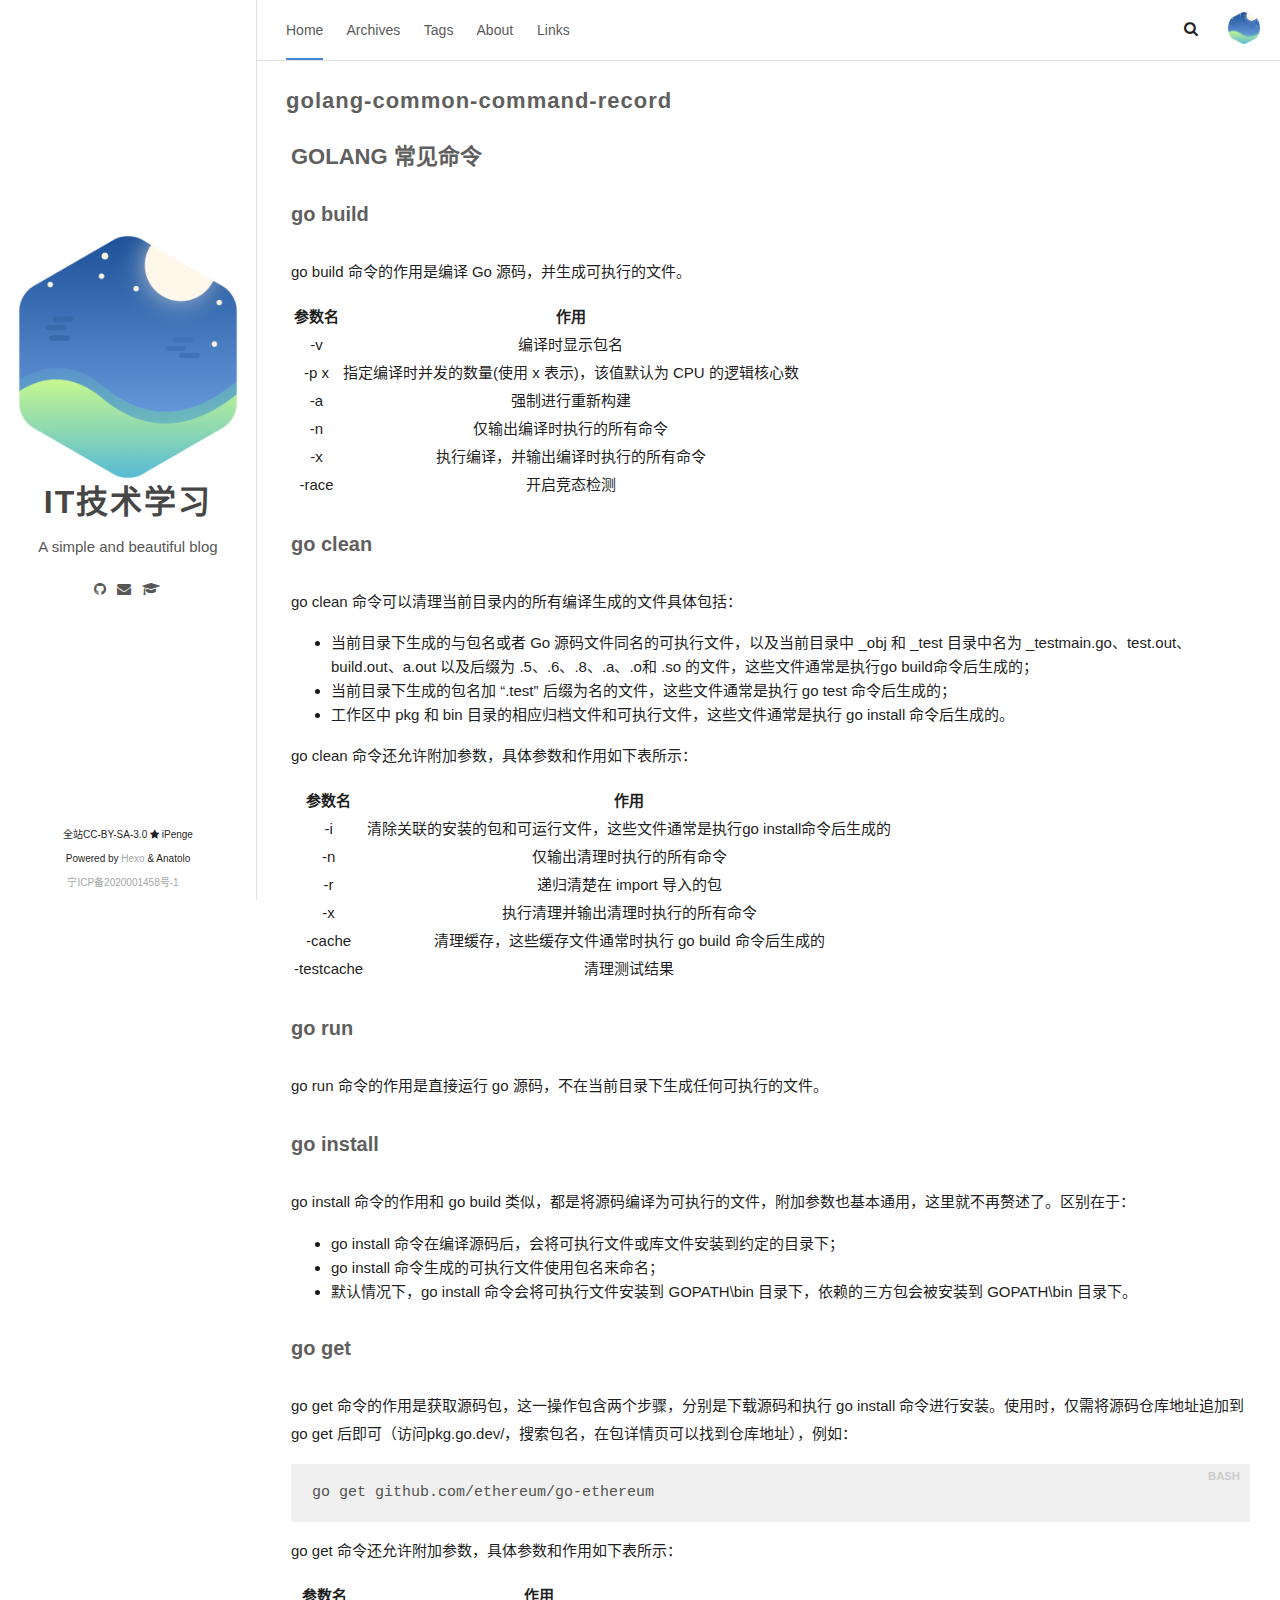
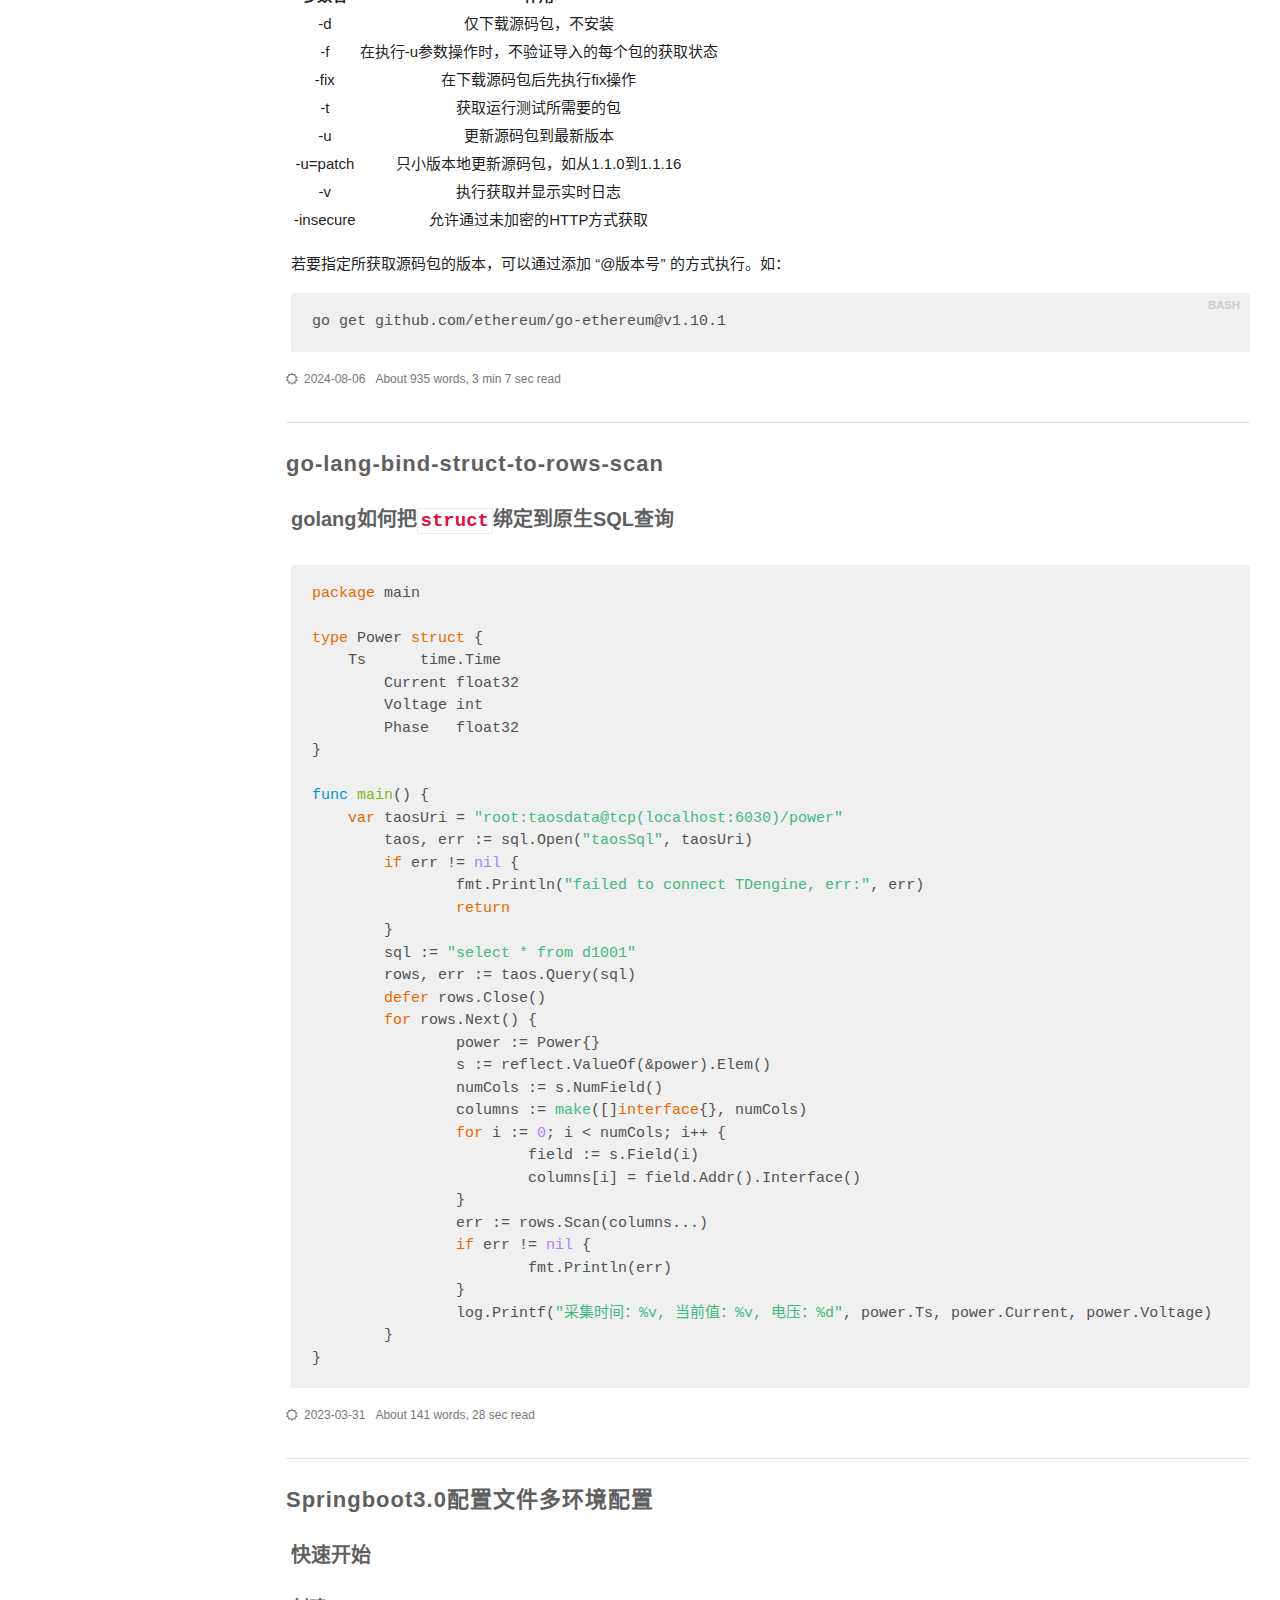
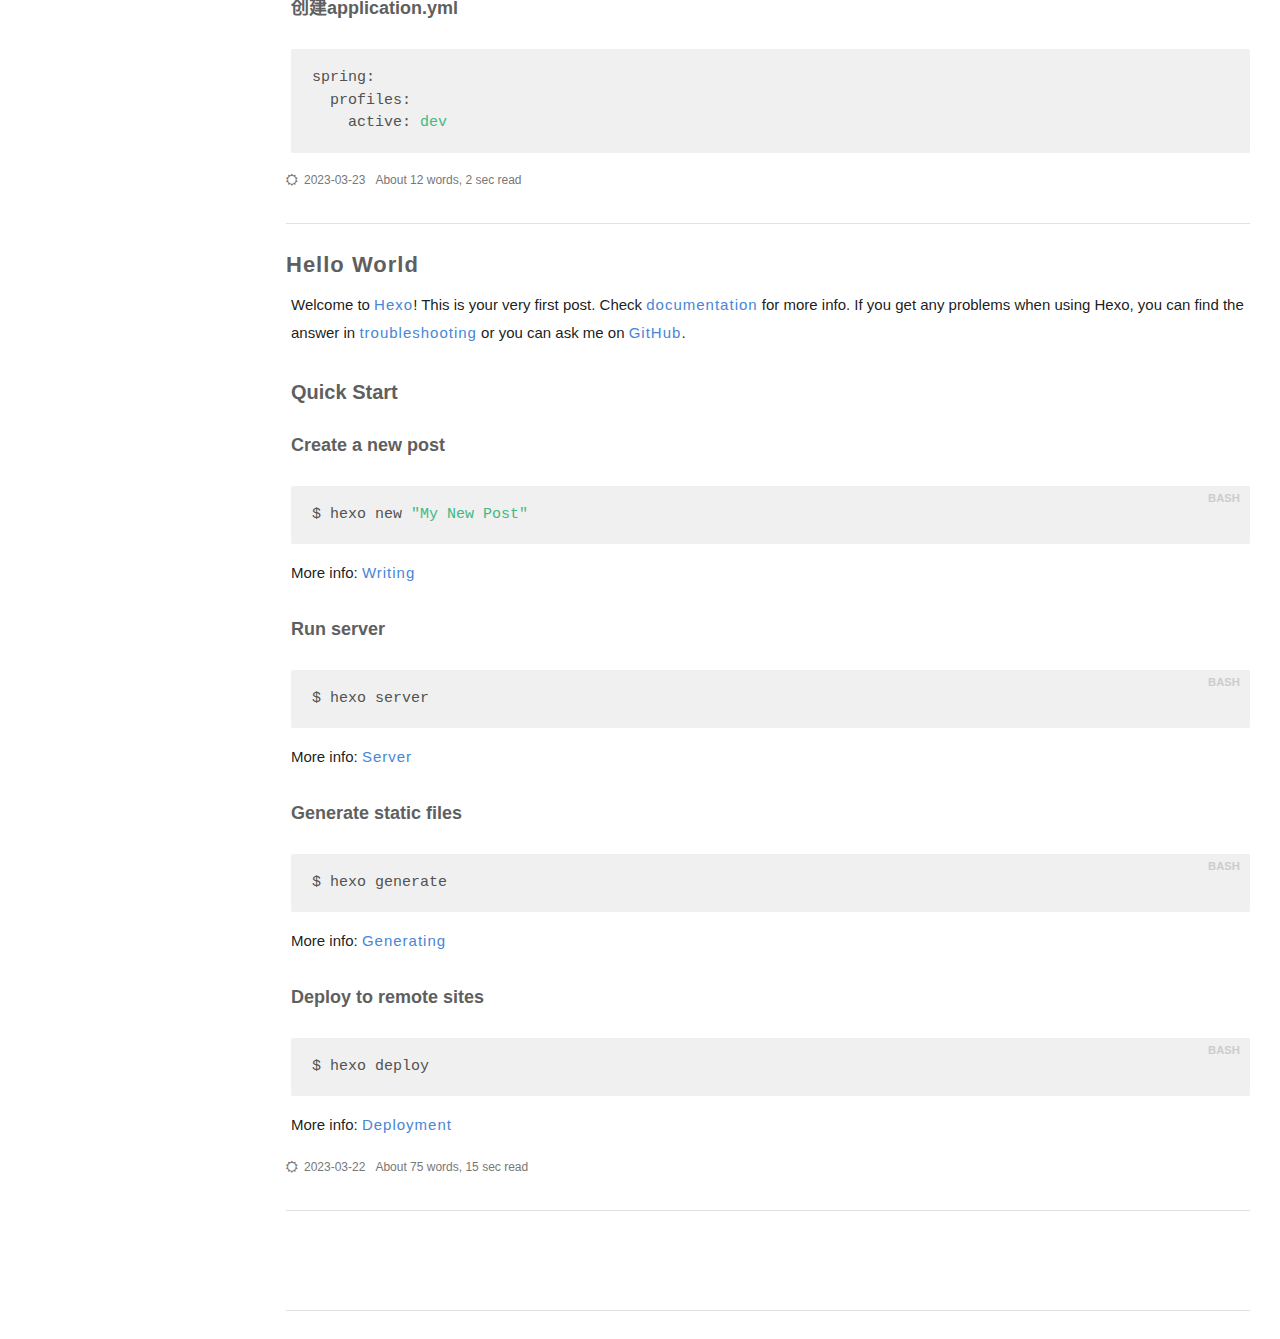
<file: index.html>
<!DOCTYPE html><html lang="zh-CN"><head><meta charset="utf-8"><meta name="X-UA-Compatible" content="IE=edge"><meta name="author" content="iPenge"><title>IT技术学习</title><meta name="description" content="A simple and beautiful blog"><meta name="keywords" content="Blog,博客,Hexo"><meta content="width=device-width, initial-scale=1.0, maximum-scale=1.0, user-scalable=0" name="viewport"><meta content="yes" name="apple-mobile-web-app-capable"><meta content="black" name="apple-mobile-web-app-status-bar-style"><meta content="telephone=no" name="format-detection"><meta name="renderer" content="webkit"><link rel="shortcut icon" type="image/x-icon" href="/images/favicon.webp"><link rel="stylesheet" href="/css/style.css"><link rel="stylesheet" href="/css/blog_basic.css"><link rel="stylesheet" href="/css/font-awesome.min.css"><link rel="stylesheet" href="/css/insight.css"><link rel="stylesheet" href="/css/search.css"><link rel="alternate" type="application/atom+xml" title="ATOM 1.0" href="/atom.xml"><script src="/js/jquery.js"></script><meta name="generator" content="Hexo 6.3.0"></head><body><div class="page-top animated fadeInDown"><div class="nav"><li> <a class="current" href="/">Home</a></li><li> <a href="/archives">Archives</a></li><li> <a href="/tags">Tags</a></li><li> <a href="/about">About</a></li><li> <a href="/links">Links</a></li></div><div class="information"><div class="nav_right_btn"><li><a class="fa fa-chevron-left" onclick="window.history.go(-1)" style="display:none;"> </a></li><li><a class="fa fa-search" onclick="openWindow();"></a></li></div><div class="avatar"><img src="/images/logo.webp"></div></div></div><div class="sidebar animated fadeInDown"><div class="sidebar-top"><div class="logo-title"><div class="title"><img src="/images/logo@2x.webp" style="width:220px;" alt="favicon"><h3 title=""><a href="/">IT技术学习</a></h3><div class="description"><p>A simple and beautiful blog</p></div></div><ul class="social-links"><li><a target="_blank" rel="noopener" href="https://github.com/Lhcfl"><i class="fa fa-github"></i></a></li><li><a href="mailto:yourname@example.com"><i class="fa fa-envelope"></i></a></li><li><a target="_blank" rel="noopener" href="https://zhihu.com/people/jin-xin-4-68"><i class="fa fa-mortar-board"></i></a></li></ul></div></div><div class="footer"><div class="p"> <span> 全站CC-BY-SA-3.0 </span><i class="fa fa-star"></i><span> iPenge</span></div><div class="by_farbox"><span>Powered by </span><a href="https://hexo.io/zh-cn/" target="_blank">Hexo </a><span> & </span><span>Anatolo </span></div><div class="beian"><a href="http://beian.miit.gov.cn/" target="_blank">宁ICP备2020001458号-1</a><span style="height:10px;margin-left: 10px;"></span></div></div></div><div class="main"><div class="autopagerize_page_element"><div class="content"><div class="post animated fadeInDown"><div class="post-title"><h3><a href="/2024/08/06/golang-common-command-record/">golang-common-command-record</a></h3></div><div class="post-content"><div class="card"><p><h1 id="GOLANG-常见命令"><a href="#GOLANG-常见命令" class="headerlink" title="GOLANG 常见命令"></a>GOLANG 常见命令</h1><h2 id="go-build"><a href="#go-build" class="headerlink" title="go build"></a>go build</h2><p>go build 命令的作用是编译 Go 源码，并生成可执行的文件。</p>
<table>
<thead>
<tr>
<th align="center">参数名</th>
<th align="center">作用</th>
</tr>
</thead>
<tbody><tr>
<td align="center">-v</td>
<td align="center">编译时显示包名</td>
</tr>
<tr>
<td align="center">-p x</td>
<td align="center">指定编译时并发的数量(使用 x 表示)，该值默认为 CPU 的逻辑核心数</td>
</tr>
<tr>
<td align="center">-a</td>
<td align="center">强制进行重新构建</td>
</tr>
<tr>
<td align="center">-n</td>
<td align="center">仅输出编译时执行的所有命令</td>
</tr>
<tr>
<td align="center">-x</td>
<td align="center">执行编译，并输出编译时执行的所有命令</td>
</tr>
<tr>
<td align="center">-race</td>
<td align="center">开启竞态检测</td>
</tr>
</tbody></table>
<h2 id="go-clean"><a href="#go-clean" class="headerlink" title="go clean"></a>go clean</h2><p>go clean 命令可以清理当前目录内的所有编译生成的文件具体包括：</p>
<ul>
<li>当前目录下生成的与包名或者 Go 源码文件同名的可执行文件，以及当前目录中 _obj 和 _test 目录中名为 _testmain.go、test.out、build.out、a.out 以及后缀为 .5、.6、.8、.a、.o和 .so 的文件，这些文件通常是执行go build命令后生成的；</li>
<li>当前目录下生成的包名加 “.test” 后缀为名的文件，这些文件通常是执行 go test 命令后生成的；</li>
<li>工作区中 pkg 和 bin 目录的相应归档文件和可执行文件，这些文件通常是执行 go install 命令后生成的。</li>
</ul>
<p>go clean 命令还允许附加参数，具体参数和作用如下表所示：</p>
<table>
<thead>
<tr>
<th align="center">参数名</th>
<th align="center">作用</th>
</tr>
</thead>
<tbody><tr>
<td align="center">-i</td>
<td align="center">清除关联的安装的包和可运行文件，这些文件通常是执行go install命令后生成的</td>
</tr>
<tr>
<td align="center">-n</td>
<td align="center">仅输出清理时执行的所有命令</td>
</tr>
<tr>
<td align="center">-r</td>
<td align="center">递归清楚在 import 导入的包</td>
</tr>
<tr>
<td align="center">-x</td>
<td align="center">执行清理并输出清理时执行的所有命令</td>
</tr>
<tr>
<td align="center">-cache</td>
<td align="center">清理缓存，这些缓存文件通常时执行 go build 命令后生成的</td>
</tr>
<tr>
<td align="center">-testcache</td>
<td align="center">清理测试结果</td>
</tr>
</tbody></table>
<h2 id="go-run"><a href="#go-run" class="headerlink" title="go run"></a>go run</h2><p>go run 命令的作用是直接运行 go 源码，不在当前目录下生成任何可执行的文件。</p>
<h2 id="go-install"><a href="#go-install" class="headerlink" title="go install"></a>go install</h2><p>go install 命令的作用和 go build 类似，都是将源码编译为可执行的文件，附加参数也基本通用，这里就不再赘述了。区别在于：</p>
<ul>
<li>go install 命令在编译源码后，会将可执行文件或库文件安装到约定的目录下；</li>
<li>go install 命令生成的可执行文件使用包名来命名；</li>
<li>默认情况下，go install 命令会将可执行文件安装到 GOPATH\bin 目录下，依赖的三方包会被安装到 GOPATH\bin 目录下。</li>
</ul>
<h2 id="go-get"><a href="#go-get" class="headerlink" title="go get"></a>go get</h2><p>go get 命令的作用是获取源码包，这一操作包含两个步骤，分别是下载源码和执行 go install 命令进行安装。使用时，仅需将源码仓库地址追加到 go get 后即可（访问pkg.go.dev&#x2F;，搜索包名，在包详情页可以找到仓库地址），例如：</p>
<figure class="highlight bash"><table><tr><td class="gutter"><pre><span class="line">1</span><br></pre></td><td class="code"><pre><span class="line">go get github.com/ethereum/go-ethereum</span><br></pre></td></tr></table></figure>

<p>go get 命令还允许附加参数，具体参数和作用如下表所示：</p>
<table>
<thead>
<tr>
<th align="center">参数名</th>
<th align="center">作用</th>
</tr>
</thead>
<tbody><tr>
<td align="center">-d</td>
<td align="center">仅下载源码包，不安装</td>
</tr>
<tr>
<td align="center">-f</td>
<td align="center">在执行-u参数操作时，不验证导入的每个包的获取状态</td>
</tr>
<tr>
<td align="center">-fix</td>
<td align="center">在下载源码包后先执行fix操作</td>
</tr>
<tr>
<td align="center">-t</td>
<td align="center">获取运行测试所需要的包</td>
</tr>
<tr>
<td align="center">-u</td>
<td align="center">更新源码包到最新版本</td>
</tr>
<tr>
<td align="center">-u&#x3D;patch</td>
<td align="center">只小版本地更新源码包，如从1.1.0到1.1.16</td>
</tr>
<tr>
<td align="center">-v</td>
<td align="center">执行获取并显示实时日志</td>
</tr>
<tr>
<td align="center">-insecure</td>
<td align="center">允许通过未加密的HTTP方式获取</td>
</tr>
</tbody></table>
<p>若要指定所获取源码包的版本，可以通过添加 “@版本号” 的方式执行。如：</p>
<figure class="highlight bash"><table><tr><td class="gutter"><pre><span class="line">1</span><br></pre></td><td class="code"><pre><span class="line">go get github.com/ethereum/go-ethereum@v1.10.1</span><br></pre></td></tr></table></figure></p></div></div><div class="post-footer"><div class="meta"><div class="info"><i class="fa fa-sun-o"></i><span class="date">2024-08-06</span><span class="leancloud_visitors"></span><span>About 935 words, 3 min 7 sec  read</span></div></div></div></div><div class="post animated fadeInDown"><div class="post-title"><h3><a href="/2023/03/31/go-lang-bind-struct-to-rows-scan/">go-lang-bind-struct-to-rows-scan</a></h3></div><div class="post-content"><div class="card"><p><h2 id="golang如何把struct绑定到原生SQL查询"><a href="#golang如何把struct绑定到原生SQL查询" class="headerlink" title="golang如何把struct绑定到原生SQL查询"></a>golang如何把<code>struct</code>绑定到原生SQL查询</h2><figure class="highlight golang"><table><tr><td class="gutter"><pre><span class="line">1</span><br><span class="line">2</span><br><span class="line">3</span><br><span class="line">4</span><br><span class="line">5</span><br><span class="line">6</span><br><span class="line">7</span><br><span class="line">8</span><br><span class="line">9</span><br><span class="line">10</span><br><span class="line">11</span><br><span class="line">12</span><br><span class="line">13</span><br><span class="line">14</span><br><span class="line">15</span><br><span class="line">16</span><br><span class="line">17</span><br><span class="line">18</span><br><span class="line">19</span><br><span class="line">20</span><br><span class="line">21</span><br><span class="line">22</span><br><span class="line">23</span><br><span class="line">24</span><br><span class="line">25</span><br><span class="line">26</span><br><span class="line">27</span><br><span class="line">28</span><br><span class="line">29</span><br><span class="line">30</span><br><span class="line">31</span><br><span class="line">32</span><br><span class="line">33</span><br><span class="line">34</span><br><span class="line">35</span><br></pre></td><td class="code"><pre><span class="line"><span class="keyword">package</span> main</span><br><span class="line"></span><br><span class="line"><span class="keyword">type</span> Power <span class="keyword">struct</span> &#123;</span><br><span class="line">    Ts      time.Time</span><br><span class="line">	Current <span class="type">float32</span></span><br><span class="line">	Voltage <span class="type">int</span></span><br><span class="line">	Phase   <span class="type">float32</span></span><br><span class="line">&#125;</span><br><span class="line"></span><br><span class="line"><span class="function"><span class="keyword">func</span> <span class="title">main</span><span class="params">()</span></span> &#123;</span><br><span class="line">    <span class="keyword">var</span> taosUri = <span class="string">&quot;root:taosdata@tcp(localhost:6030)/power&quot;</span></span><br><span class="line">	taos, err := sql.Open(<span class="string">&quot;taosSql&quot;</span>, taosUri)</span><br><span class="line">	<span class="keyword">if</span> err != <span class="literal">nil</span> &#123;</span><br><span class="line">		fmt.Println(<span class="string">&quot;failed to connect TDengine, err:&quot;</span>, err)</span><br><span class="line">		<span class="keyword">return</span></span><br><span class="line">	&#125;</span><br><span class="line">	sql := <span class="string">&quot;select * from d1001&quot;</span></span><br><span class="line">	rows, err := taos.Query(sql)</span><br><span class="line">	<span class="keyword">defer</span> rows.Close()</span><br><span class="line">	<span class="keyword">for</span> rows.Next() &#123;</span><br><span class="line">		power := Power&#123;&#125;</span><br><span class="line">		s := reflect.ValueOf(&amp;power).Elem()</span><br><span class="line">		numCols := s.NumField()</span><br><span class="line">		columns := <span class="built_in">make</span>([]<span class="keyword">interface</span>&#123;&#125;, numCols)</span><br><span class="line">		<span class="keyword">for</span> i := <span class="number">0</span>; i &lt; numCols; i++ &#123;</span><br><span class="line">			field := s.Field(i)</span><br><span class="line">			columns[i] = field.Addr().Interface()</span><br><span class="line">		&#125;</span><br><span class="line">		err := rows.Scan(columns...)</span><br><span class="line">		<span class="keyword">if</span> err != <span class="literal">nil</span> &#123;</span><br><span class="line">			fmt.Println(err)</span><br><span class="line">		&#125;</span><br><span class="line">		log.Printf(<span class="string">&quot;采集时间：%v, 当前值：%v, 电压：%d&quot;</span>, power.Ts, power.Current, power.Voltage)</span><br><span class="line">	&#125;</span><br><span class="line">&#125;</span><br></pre></td></tr></table></figure></p></div></div><div class="post-footer"><div class="meta"><div class="info"><i class="fa fa-sun-o"></i><span class="date">2023-03-31</span><span class="leancloud_visitors"></span><span>About 141 words, 28 sec  read</span></div></div></div></div><div class="post animated fadeInDown"><div class="post-title"><h3><a href="/2023/03/23/Springboot3-0%E9%85%8D%E7%BD%AE%E6%96%87%E4%BB%B6%E5%A4%9A%E7%8E%AF%E5%A2%83%E9%85%8D%E7%BD%AE/">Springboot3.0配置文件多环境配置</a></h3></div><div class="post-content"><div class="card"><p><h2 id="快速开始"><a href="#快速开始" class="headerlink" title="快速开始"></a>快速开始</h2><h3 id="创建application-yml"><a href="#创建application-yml" class="headerlink" title="创建application.yml"></a>创建application.yml</h3><figure class="highlight yml"><table><tr><td class="gutter"><pre><span class="line">1</span><br><span class="line">2</span><br><span class="line">3</span><br></pre></td><td class="code"><pre><span class="line"><span class="attr">spring:</span></span><br><span class="line">  <span class="attr">profiles:</span></span><br><span class="line">    <span class="attr">active:</span> <span class="string">dev</span></span><br></pre></td></tr></table></figure></p></div></div><div class="post-footer"><div class="meta"><div class="info"><i class="fa fa-sun-o"></i><span class="date">2023-03-23</span><span class="leancloud_visitors"></span><span>About 12 words, 2 sec  read</span></div></div></div></div><div class="post animated fadeInDown"><div class="post-title"><h3><a href="/2023/03/22/hello-world/">Hello World</a></h3></div><div class="post-content"><div class="card"><p><p>Welcome to <a target="_blank" rel="noopener" href="https://hexo.io/">Hexo</a>! This is your very first post. Check <a target="_blank" rel="noopener" href="https://hexo.io/docs/">documentation</a> for more info. If you get any problems when using Hexo, you can find the answer in <a target="_blank" rel="noopener" href="https://hexo.io/docs/troubleshooting.html">troubleshooting</a> or you can ask me on <a target="_blank" rel="noopener" href="https://github.com/hexojs/hexo/issues">GitHub</a>.</p>
<h2 id="Quick-Start"><a href="#Quick-Start" class="headerlink" title="Quick Start"></a>Quick Start</h2><h3 id="Create-a-new-post"><a href="#Create-a-new-post" class="headerlink" title="Create a new post"></a>Create a new post</h3><figure class="highlight bash"><table><tr><td class="gutter"><pre><span class="line">1</span><br></pre></td><td class="code"><pre><span class="line">$ hexo new <span class="string">&quot;My New Post&quot;</span></span><br></pre></td></tr></table></figure>

<p>More info: <a target="_blank" rel="noopener" href="https://hexo.io/docs/writing.html">Writing</a></p>
<h3 id="Run-server"><a href="#Run-server" class="headerlink" title="Run server"></a>Run server</h3><figure class="highlight bash"><table><tr><td class="gutter"><pre><span class="line">1</span><br></pre></td><td class="code"><pre><span class="line">$ hexo server</span><br></pre></td></tr></table></figure>

<p>More info: <a target="_blank" rel="noopener" href="https://hexo.io/docs/server.html">Server</a></p>
<h3 id="Generate-static-files"><a href="#Generate-static-files" class="headerlink" title="Generate static files"></a>Generate static files</h3><figure class="highlight bash"><table><tr><td class="gutter"><pre><span class="line">1</span><br></pre></td><td class="code"><pre><span class="line">$ hexo generate</span><br></pre></td></tr></table></figure>

<p>More info: <a target="_blank" rel="noopener" href="https://hexo.io/docs/generating.html">Generating</a></p>
<h3 id="Deploy-to-remote-sites"><a href="#Deploy-to-remote-sites" class="headerlink" title="Deploy to remote sites"></a>Deploy to remote sites</h3><figure class="highlight bash"><table><tr><td class="gutter"><pre><span class="line">1</span><br></pre></td><td class="code"><pre><span class="line">$ hexo deploy</span><br></pre></td></tr></table></figure>

<p>More info: <a target="_blank" rel="noopener" href="https://hexo.io/docs/one-command-deployment.html">Deployment</a></p>
</p></div></div><div class="post-footer"><div class="meta"><div class="info"><i class="fa fa-sun-o"></i><span class="date">2023-03-22</span><span class="leancloud_visitors"></span><span>About 75 words, 15 sec  read</span></div></div></div></div><div class="pagination"><ul class="clearfix"></ul></div></div></div></div><script src="/js/jquery-migrate-1.2.1.min.js"></script><script src="/js/jquery.appear.js"></script><script src="/js/add-bookmark.js"></script><script>(function(window){var INSIGHT_CONFIG={TRANSLATION:{POSTS:"Posts",PAGES:"Pages",CATEGORIES:"Categories",TAGS:"Tags",UNTITLED:"(Untitled)",},CONTENT_URL:"/content.json",};window.INSIGHT_CONFIG=INSIGHT_CONFIG})(window);</script><script src="/js/insight.js" defer></script><div class="searchbox ins-search"><div class="searchbox-container ins-search-container"><div class="searchbox-input-wrapper"><input class="searchbox-input ins-search-input" type="text" placeholder="Search..."><span class="searchbox-close"><a class="fa fa-times-circle" onclick="closeWindow();"></a></span></div><div class="searchbox-result-wrapper ins-section-wrapper"><div class="ins-section-container"><p>Seraching...</p></div></div></div></div></body></html>
</file>
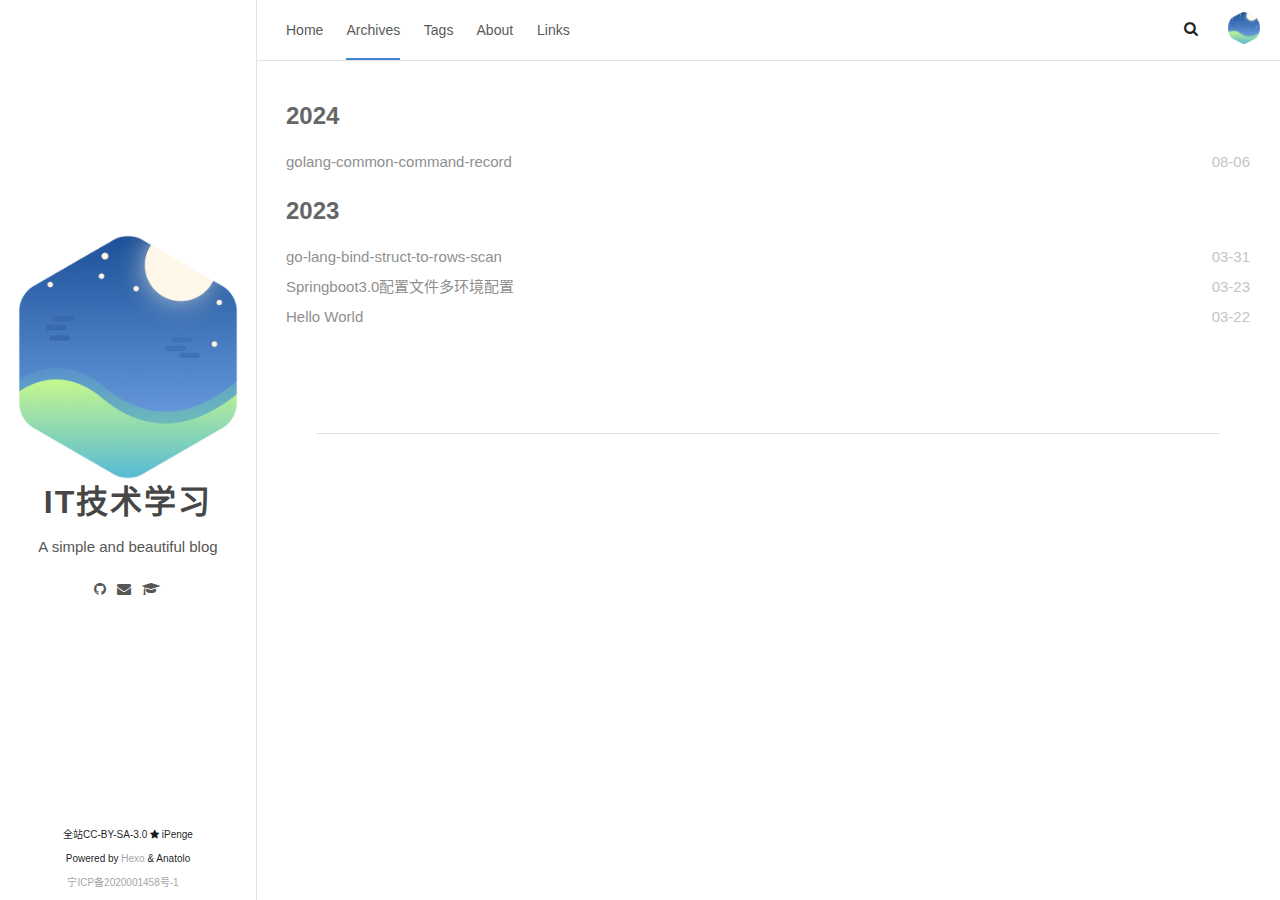
<file: archives/index.html>
<!DOCTYPE html><html lang="zh-CN"><head><meta charset="utf-8"><meta name="X-UA-Compatible" content="IE=edge"><meta name="author" content="iPenge"><title>Archives · IT技术学习</title><meta name="description" content="ArchivesPage - IT技术学习"><meta name="keywords" content="Blog,博客,Hexo"><meta content="width=device-width, initial-scale=1.0, maximum-scale=1.0, user-scalable=0" name="viewport"><meta content="yes" name="apple-mobile-web-app-capable"><meta content="black" name="apple-mobile-web-app-status-bar-style"><meta content="telephone=no" name="format-detection"><meta name="renderer" content="webkit"><link rel="shortcut icon" type="image/x-icon" href="/images/favicon.webp"><link rel="stylesheet" href="/css/style.css"><link rel="stylesheet" href="/css/blog_basic.css"><link rel="stylesheet" href="/css/font-awesome.min.css"><link rel="stylesheet" href="/css/insight.css"><link rel="stylesheet" href="/css/search.css"><link rel="alternate" type="application/atom+xml" title="ATOM 1.0" href="/atom.xml"><script src="/js/jquery.js"></script><meta name="generator" content="Hexo 6.3.0"></head><body><div class="page-top animated fadeInDown"><div class="nav"><li> <a href="/">Home</a></li><li> <a class="current" href="/archives">Archives</a></li><li> <a href="/tags">Tags</a></li><li> <a href="/about">About</a></li><li> <a href="/links">Links</a></li></div><div class="information"><div class="nav_right_btn"><li><a class="fa fa-chevron-left" onclick="window.history.go(-1)" style="display:none;"> </a></li><li><a class="fa fa-search" onclick="openWindow();"></a></li></div><div class="avatar"><img src="/images/logo.webp"></div></div></div><div class="sidebar animated fadeInDown"><div class="sidebar-top"><div class="logo-title"><div class="title"><img src="/images/logo@2x.webp" style="width:220px;" alt="favicon"><h3 title=""><a href="/">IT技术学习</a></h3><div class="description"><p>A simple and beautiful blog</p></div></div><ul class="social-links"><li><a target="_blank" rel="noopener" href="https://github.com/Lhcfl"><i class="fa fa-github"></i></a></li><li><a href="mailto:yourname@example.com"><i class="fa fa-envelope"></i></a></li><li><a target="_blank" rel="noopener" href="https://zhihu.com/people/jin-xin-4-68"><i class="fa fa-mortar-board"></i></a></li></ul></div></div><div class="footer"><div class="p"> <span> 全站CC-BY-SA-3.0 </span><i class="fa fa-star"></i><span> iPenge</span></div><div class="by_farbox"><span>Powered by </span><a href="https://hexo.io/zh-cn/" target="_blank">Hexo </a><span> & </span><span>Anatolo </span></div><div class="beian"><a href="http://beian.miit.gov.cn/" target="_blank">宁ICP备2020001458号-1</a><span style="height:10px;margin-left: 10px;"></span></div></div></div><div class="main"><div class="autopagerize_page_element"><div class="content"><div class="archive animated fadeInDown"><ul class="list-with-title"><div class="archive"><div class="listing-title">2024</div><ul class="listing"><div class="listing-item"><div class="listing-post"><a href="/2024/08/06/golang-common-command-record/" title="golang-common-command-record">golang-common-command-record</a><div class="post-time"><span class="date">08-06</span></div></div></div></ul><div class="listing-title">2023</div><ul class="listing"><div class="listing-item"><div class="listing-post"><a href="/2023/03/31/go-lang-bind-struct-to-rows-scan/" title="go-lang-bind-struct-to-rows-scan">go-lang-bind-struct-to-rows-scan</a><div class="post-time"><span class="date">03-31</span></div></div></div><div class="listing-item"><div class="listing-post"><a href="/2023/03/23/Springboot3-0%E9%85%8D%E7%BD%AE%E6%96%87%E4%BB%B6%E5%A4%9A%E7%8E%AF%E5%A2%83%E9%85%8D%E7%BD%AE/" title="Springboot3.0配置文件多环境配置">Springboot3.0配置文件多环境配置</a><div class="post-time"><span class="date">03-23</span></div></div></div><div class="listing-item"><div class="listing-post"><a href="/2023/03/22/hello-world/" title="Hello World">Hello World</a><div class="post-time"><span class="date">03-22</span></div></div></div></div><div class="pagination"><ul class="clearfix"></ul></div></ul></div></div></div></div><script src="/js/jquery-migrate-1.2.1.min.js"></script><script src="/js/jquery.appear.js"></script><script src="/js/add-bookmark.js"></script><script>(function(window){var INSIGHT_CONFIG={TRANSLATION:{POSTS:"Posts",PAGES:"Pages",CATEGORIES:"Categories",TAGS:"Tags",UNTITLED:"(Untitled)",},CONTENT_URL:"/content.json",};window.INSIGHT_CONFIG=INSIGHT_CONFIG})(window);</script><script src="/js/insight.js" defer></script><div class="searchbox ins-search"><div class="searchbox-container ins-search-container"><div class="searchbox-input-wrapper"><input class="searchbox-input ins-search-input" type="text" placeholder="Search..."><span class="searchbox-close"><a class="fa fa-times-circle" onclick="closeWindow();"></a></span></div><div class="searchbox-result-wrapper ins-section-wrapper"><div class="ins-section-container"><p>Seraching...</p></div></div></div></div></body></html>
</file>
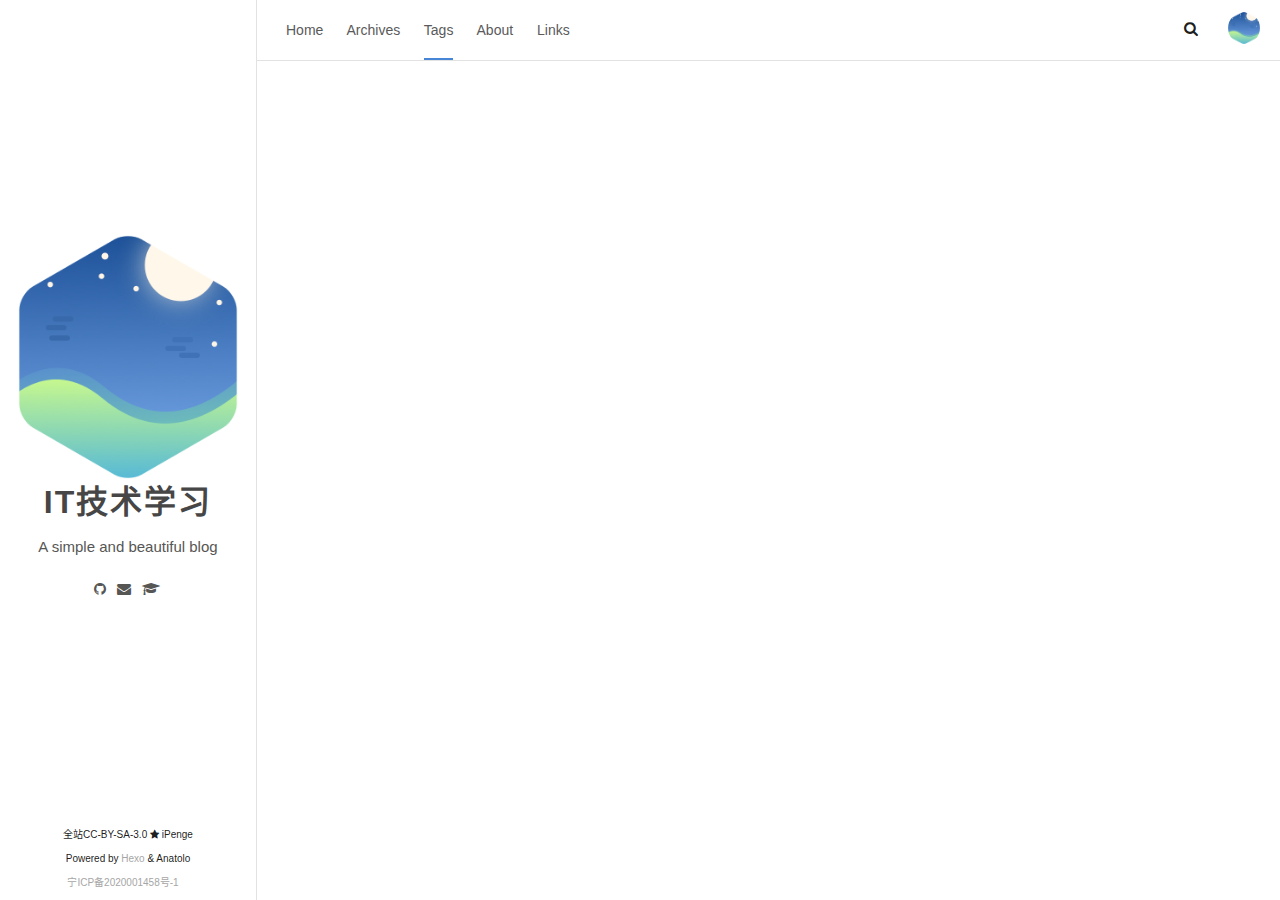
<file: tags/index.html>
<!DOCTYPE html><html lang="zh-CN"><head><meta charset="utf-8"><meta name="X-UA-Compatible" content="IE=edge"><meta name="author" content="iPenge"><title>Tags · IT技术学习</title><meta name="description" content=""><meta name="keywords" content="Blog,博客,Hexo"><meta content="width=device-width, initial-scale=1.0, maximum-scale=1.0, user-scalable=0" name="viewport"><meta content="yes" name="apple-mobile-web-app-capable"><meta content="black" name="apple-mobile-web-app-status-bar-style"><meta content="telephone=no" name="format-detection"><meta name="renderer" content="webkit"><link rel="shortcut icon" type="image/x-icon" href="/images/favicon.webp"><link rel="stylesheet" href="/css/style.css"><link rel="stylesheet" href="/css/blog_basic.css"><link rel="stylesheet" href="/css/font-awesome.min.css"><link rel="stylesheet" href="/css/insight.css"><link rel="stylesheet" href="/css/search.css"><link rel="alternate" type="application/atom+xml" title="ATOM 1.0" href="/atom.xml"><script src="/js/jquery.js"></script><meta name="generator" content="Hexo 6.3.0"></head><body><div class="page-top animated fadeInDown"><div class="nav"><li> <a href="/">Home</a></li><li> <a href="/archives">Archives</a></li><li> <a class="current" href="/tags">Tags</a></li><li> <a href="/about">About</a></li><li> <a href="/links">Links</a></li></div><div class="information"><div class="nav_right_btn"><li><a class="fa fa-chevron-left" onclick="window.history.go(-1)" style="display:none;"> </a></li><li><a class="fa fa-search" onclick="openWindow();"></a></li></div><div class="avatar"><img src="/images/logo.webp"></div></div></div><div class="sidebar animated fadeInDown"><div class="sidebar-top"><div class="logo-title"><div class="title"><img src="/images/logo@2x.webp" style="width:220px;" alt="favicon"><h3 title=""><a href="/">IT技术学习</a></h3><div class="description"><p>A simple and beautiful blog</p></div></div><ul class="social-links"><li><a target="_blank" rel="noopener" href="https://github.com/Lhcfl"><i class="fa fa-github"></i></a></li><li><a href="mailto:yourname@example.com"><i class="fa fa-envelope"></i></a></li><li><a target="_blank" rel="noopener" href="https://zhihu.com/people/jin-xin-4-68"><i class="fa fa-mortar-board"></i></a></li></ul></div></div><div class="footer"><div class="p"> <span> 全站CC-BY-SA-3.0 </span><i class="fa fa-star"></i><span> iPenge</span></div><div class="by_farbox"><span>Powered by </span><a href="https://hexo.io/zh-cn/" target="_blank">Hexo </a><span> & </span><span>Anatolo </span></div><div class="beian"><a href="http://beian.miit.gov.cn/" target="_blank">宁ICP备2020001458号-1</a><span style="height:10px;margin-left: 10px;"></span></div></div></div><div class="main"><div class="archive animated fadeInDown"><div class="autopagerize_page_element"><div class="content"><p></p></div></div></div></div><script src="/js/jquery-migrate-1.2.1.min.js"></script><script src="/js/jquery.appear.js"></script><script src="/js/add-bookmark.js"></script><script>(function(window){var INSIGHT_CONFIG={TRANSLATION:{POSTS:"Posts",PAGES:"Pages",CATEGORIES:"Categories",TAGS:"Tags",UNTITLED:"(Untitled)",},CONTENT_URL:"/content.json",};window.INSIGHT_CONFIG=INSIGHT_CONFIG})(window);</script><script src="/js/insight.js" defer></script><div class="searchbox ins-search"><div class="searchbox-container ins-search-container"><div class="searchbox-input-wrapper"><input class="searchbox-input ins-search-input" type="text" placeholder="Search..."><span class="searchbox-close"><a class="fa fa-times-circle" onclick="closeWindow();"></a></span></div><div class="searchbox-result-wrapper ins-section-wrapper"><div class="ins-section-container"><p>Seraching...</p></div></div></div></div></body></html>
</file>
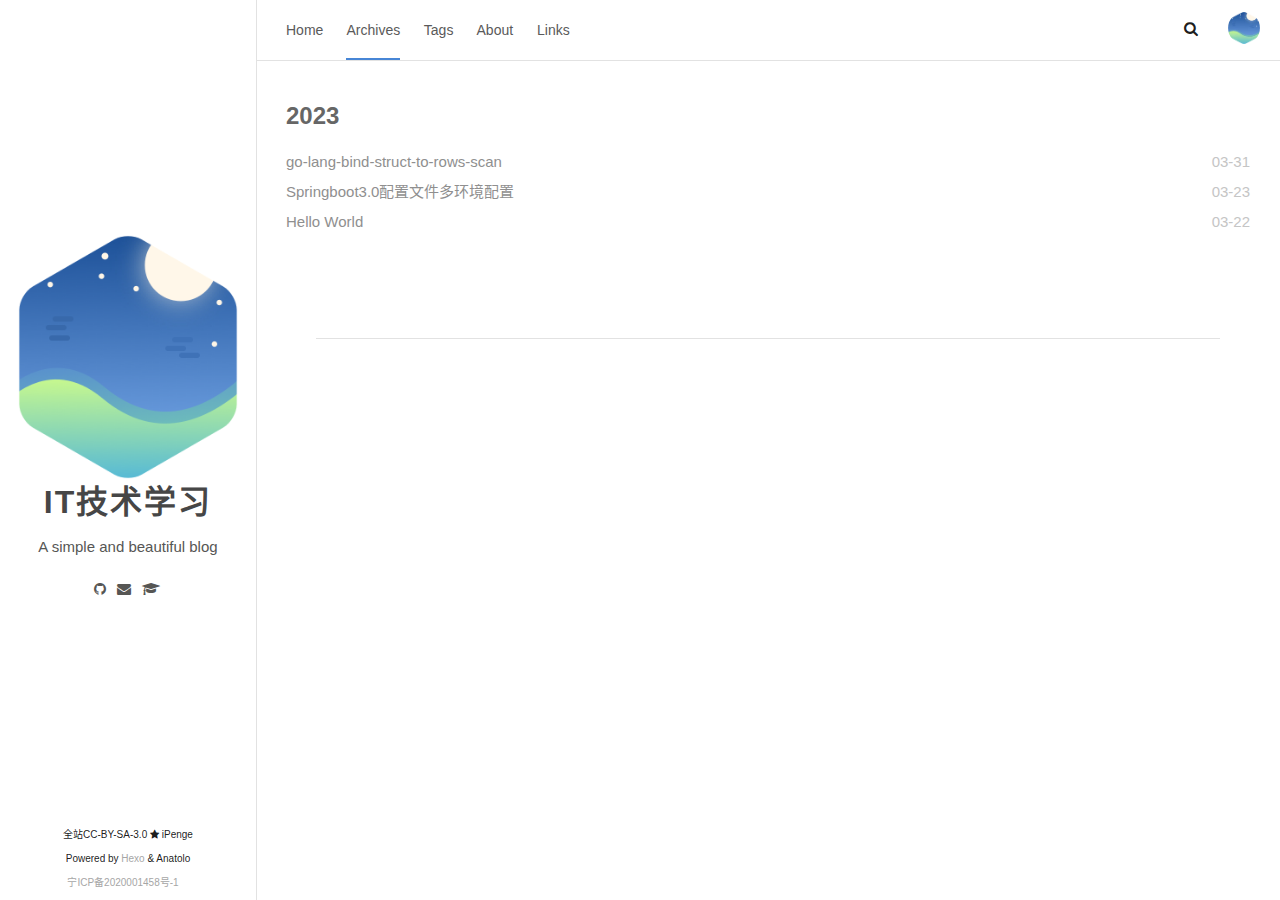
<file: archives/2023/index.html>
<!DOCTYPE html><html lang="zh-CN"><head><meta charset="utf-8"><meta name="X-UA-Compatible" content="IE=edge"><meta name="author" content="iPenge"><title>Archives · IT技术学习</title><meta name="description" content="ArchivesPage - IT技术学习"><meta name="keywords" content="Blog,博客,Hexo"><meta content="width=device-width, initial-scale=1.0, maximum-scale=1.0, user-scalable=0" name="viewport"><meta content="yes" name="apple-mobile-web-app-capable"><meta content="black" name="apple-mobile-web-app-status-bar-style"><meta content="telephone=no" name="format-detection"><meta name="renderer" content="webkit"><link rel="shortcut icon" type="image/x-icon" href="/images/favicon.webp"><link rel="stylesheet" href="/css/style.css"><link rel="stylesheet" href="/css/blog_basic.css"><link rel="stylesheet" href="/css/font-awesome.min.css"><link rel="stylesheet" href="/css/insight.css"><link rel="stylesheet" href="/css/search.css"><link rel="alternate" type="application/atom+xml" title="ATOM 1.0" href="/atom.xml"><script src="/js/jquery.js"></script><meta name="generator" content="Hexo 6.3.0"></head><body><div class="page-top animated fadeInDown"><div class="nav"><li> <a href="/">Home</a></li><li> <a class="current" href="/archives">Archives</a></li><li> <a href="/tags">Tags</a></li><li> <a href="/about">About</a></li><li> <a href="/links">Links</a></li></div><div class="information"><div class="nav_right_btn"><li><a class="fa fa-chevron-left" onclick="window.history.go(-1)" style="display:none;"> </a></li><li><a class="fa fa-search" onclick="openWindow();"></a></li></div><div class="avatar"><img src="/images/logo.webp"></div></div></div><div class="sidebar animated fadeInDown"><div class="sidebar-top"><div class="logo-title"><div class="title"><img src="/images/logo@2x.webp" style="width:220px;" alt="favicon"><h3 title=""><a href="/">IT技术学习</a></h3><div class="description"><p>A simple and beautiful blog</p></div></div><ul class="social-links"><li><a target="_blank" rel="noopener" href="https://github.com/Lhcfl"><i class="fa fa-github"></i></a></li><li><a href="mailto:yourname@example.com"><i class="fa fa-envelope"></i></a></li><li><a target="_blank" rel="noopener" href="https://zhihu.com/people/jin-xin-4-68"><i class="fa fa-mortar-board"></i></a></li></ul></div></div><div class="footer"><div class="p"> <span> 全站CC-BY-SA-3.0 </span><i class="fa fa-star"></i><span> iPenge</span></div><div class="by_farbox"><span>Powered by </span><a href="https://hexo.io/zh-cn/" target="_blank">Hexo </a><span> & </span><span>Anatolo </span></div><div class="beian"><a href="http://beian.miit.gov.cn/" target="_blank">宁ICP备2020001458号-1</a><span style="height:10px;margin-left: 10px;"></span></div></div></div><div class="main"><div class="autopagerize_page_element"><div class="content"><div class="archive animated fadeInDown"><ul class="list-with-title"><div class="archive"><div class="listing-title">2023</div><ul class="listing"><div class="listing-item"><div class="listing-post"><a href="/2023/03/31/go-lang-bind-struct-to-rows-scan/" title="go-lang-bind-struct-to-rows-scan">go-lang-bind-struct-to-rows-scan</a><div class="post-time"><span class="date">03-31</span></div></div></div><div class="listing-item"><div class="listing-post"><a href="/2023/03/23/Springboot3-0%E9%85%8D%E7%BD%AE%E6%96%87%E4%BB%B6%E5%A4%9A%E7%8E%AF%E5%A2%83%E9%85%8D%E7%BD%AE/" title="Springboot3.0配置文件多环境配置">Springboot3.0配置文件多环境配置</a><div class="post-time"><span class="date">03-23</span></div></div></div><div class="listing-item"><div class="listing-post"><a href="/2023/03/22/hello-world/" title="Hello World">Hello World</a><div class="post-time"><span class="date">03-22</span></div></div></div></div><div class="pagination"><ul class="clearfix"></ul></div></ul></div></div></div></div><script src="/js/jquery-migrate-1.2.1.min.js"></script><script src="/js/jquery.appear.js"></script><script src="/js/add-bookmark.js"></script><script>(function(window){var INSIGHT_CONFIG={TRANSLATION:{POSTS:"Posts",PAGES:"Pages",CATEGORIES:"Categories",TAGS:"Tags",UNTITLED:"(Untitled)",},CONTENT_URL:"/content.json",};window.INSIGHT_CONFIG=INSIGHT_CONFIG})(window);</script><script src="/js/insight.js" defer></script><div class="searchbox ins-search"><div class="searchbox-container ins-search-container"><div class="searchbox-input-wrapper"><input class="searchbox-input ins-search-input" type="text" placeholder="Search..."><span class="searchbox-close"><a class="fa fa-times-circle" onclick="closeWindow();"></a></span></div><div class="searchbox-result-wrapper ins-section-wrapper"><div class="ins-section-container"><p>Seraching...</p></div></div></div></div></body></html>
</file>
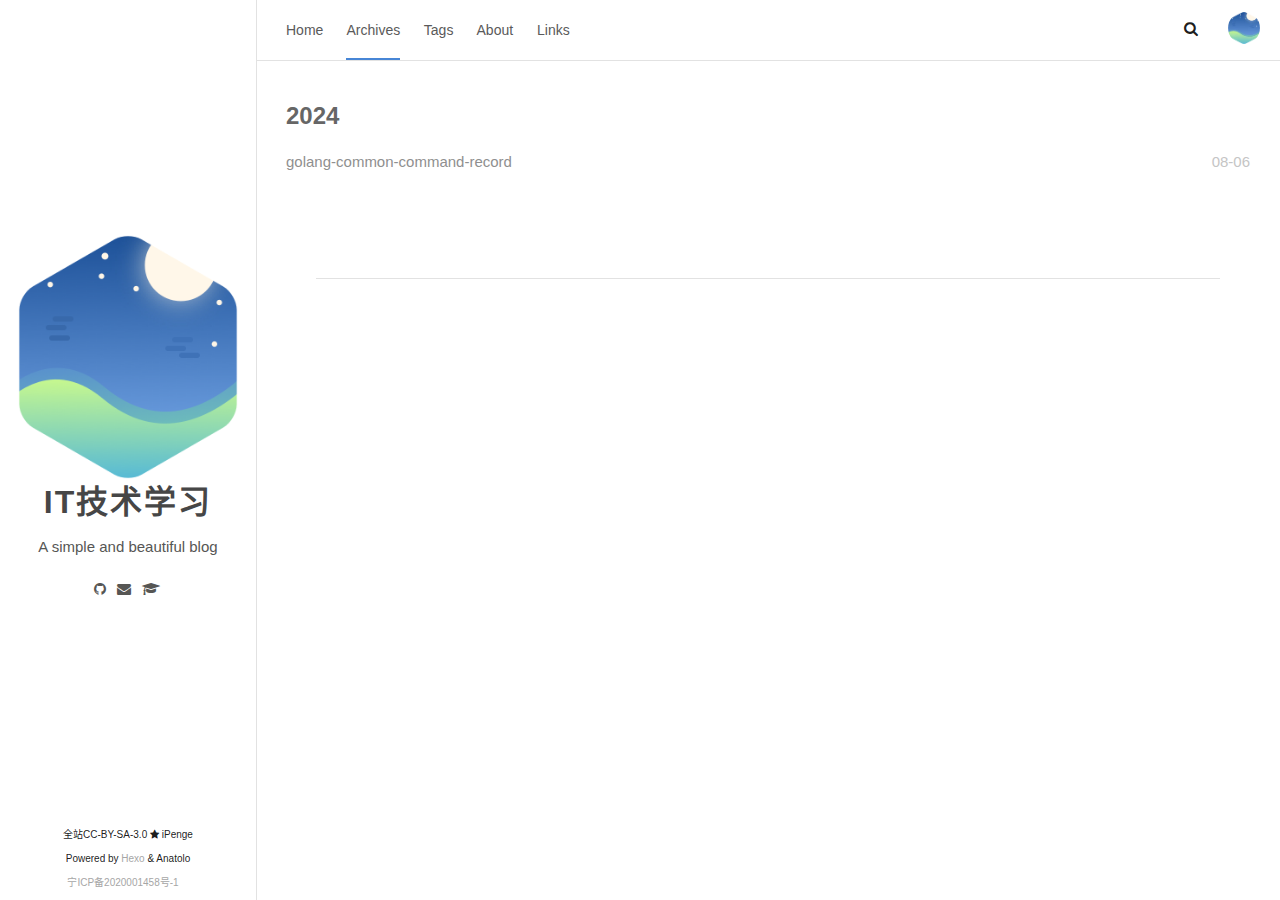
<file: archives/2024/index.html>
<!DOCTYPE html><html lang="zh-CN"><head><meta charset="utf-8"><meta name="X-UA-Compatible" content="IE=edge"><meta name="author" content="iPenge"><title>Archives · IT技术学习</title><meta name="description" content="ArchivesPage - IT技术学习"><meta name="keywords" content="Blog,博客,Hexo"><meta content="width=device-width, initial-scale=1.0, maximum-scale=1.0, user-scalable=0" name="viewport"><meta content="yes" name="apple-mobile-web-app-capable"><meta content="black" name="apple-mobile-web-app-status-bar-style"><meta content="telephone=no" name="format-detection"><meta name="renderer" content="webkit"><link rel="shortcut icon" type="image/x-icon" href="/images/favicon.webp"><link rel="stylesheet" href="/css/style.css"><link rel="stylesheet" href="/css/blog_basic.css"><link rel="stylesheet" href="/css/font-awesome.min.css"><link rel="stylesheet" href="/css/insight.css"><link rel="stylesheet" href="/css/search.css"><link rel="alternate" type="application/atom+xml" title="ATOM 1.0" href="/atom.xml"><script src="/js/jquery.js"></script><meta name="generator" content="Hexo 6.3.0"></head><body><div class="page-top animated fadeInDown"><div class="nav"><li> <a href="/">Home</a></li><li> <a class="current" href="/archives">Archives</a></li><li> <a href="/tags">Tags</a></li><li> <a href="/about">About</a></li><li> <a href="/links">Links</a></li></div><div class="information"><div class="nav_right_btn"><li><a class="fa fa-chevron-left" onclick="window.history.go(-1)" style="display:none;"> </a></li><li><a class="fa fa-search" onclick="openWindow();"></a></li></div><div class="avatar"><img src="/images/logo.webp"></div></div></div><div class="sidebar animated fadeInDown"><div class="sidebar-top"><div class="logo-title"><div class="title"><img src="/images/logo@2x.webp" style="width:220px;" alt="favicon"><h3 title=""><a href="/">IT技术学习</a></h3><div class="description"><p>A simple and beautiful blog</p></div></div><ul class="social-links"><li><a target="_blank" rel="noopener" href="https://github.com/Lhcfl"><i class="fa fa-github"></i></a></li><li><a href="mailto:yourname@example.com"><i class="fa fa-envelope"></i></a></li><li><a target="_blank" rel="noopener" href="https://zhihu.com/people/jin-xin-4-68"><i class="fa fa-mortar-board"></i></a></li></ul></div></div><div class="footer"><div class="p"> <span> 全站CC-BY-SA-3.0 </span><i class="fa fa-star"></i><span> iPenge</span></div><div class="by_farbox"><span>Powered by </span><a href="https://hexo.io/zh-cn/" target="_blank">Hexo </a><span> & </span><span>Anatolo </span></div><div class="beian"><a href="http://beian.miit.gov.cn/" target="_blank">宁ICP备2020001458号-1</a><span style="height:10px;margin-left: 10px;"></span></div></div></div><div class="main"><div class="autopagerize_page_element"><div class="content"><div class="archive animated fadeInDown"><ul class="list-with-title"><div class="archive"><div class="listing-title">2024</div><ul class="listing"><div class="listing-item"><div class="listing-post"><a href="/2024/08/06/golang-common-command-record/" title="golang-common-command-record">golang-common-command-record</a><div class="post-time"><span class="date">08-06</span></div></div></div></div><div class="pagination"><ul class="clearfix"></ul></div></ul></div></div></div></div><script src="/js/jquery-migrate-1.2.1.min.js"></script><script src="/js/jquery.appear.js"></script><script src="/js/add-bookmark.js"></script><script>(function(window){var INSIGHT_CONFIG={TRANSLATION:{POSTS:"Posts",PAGES:"Pages",CATEGORIES:"Categories",TAGS:"Tags",UNTITLED:"(Untitled)",},CONTENT_URL:"/content.json",};window.INSIGHT_CONFIG=INSIGHT_CONFIG})(window);</script><script src="/js/insight.js" defer></script><div class="searchbox ins-search"><div class="searchbox-container ins-search-container"><div class="searchbox-input-wrapper"><input class="searchbox-input ins-search-input" type="text" placeholder="Search..."><span class="searchbox-close"><a class="fa fa-times-circle" onclick="closeWindow();"></a></span></div><div class="searchbox-result-wrapper ins-section-wrapper"><div class="ins-section-container"><p>Seraching...</p></div></div></div></div></body></html>
</file>
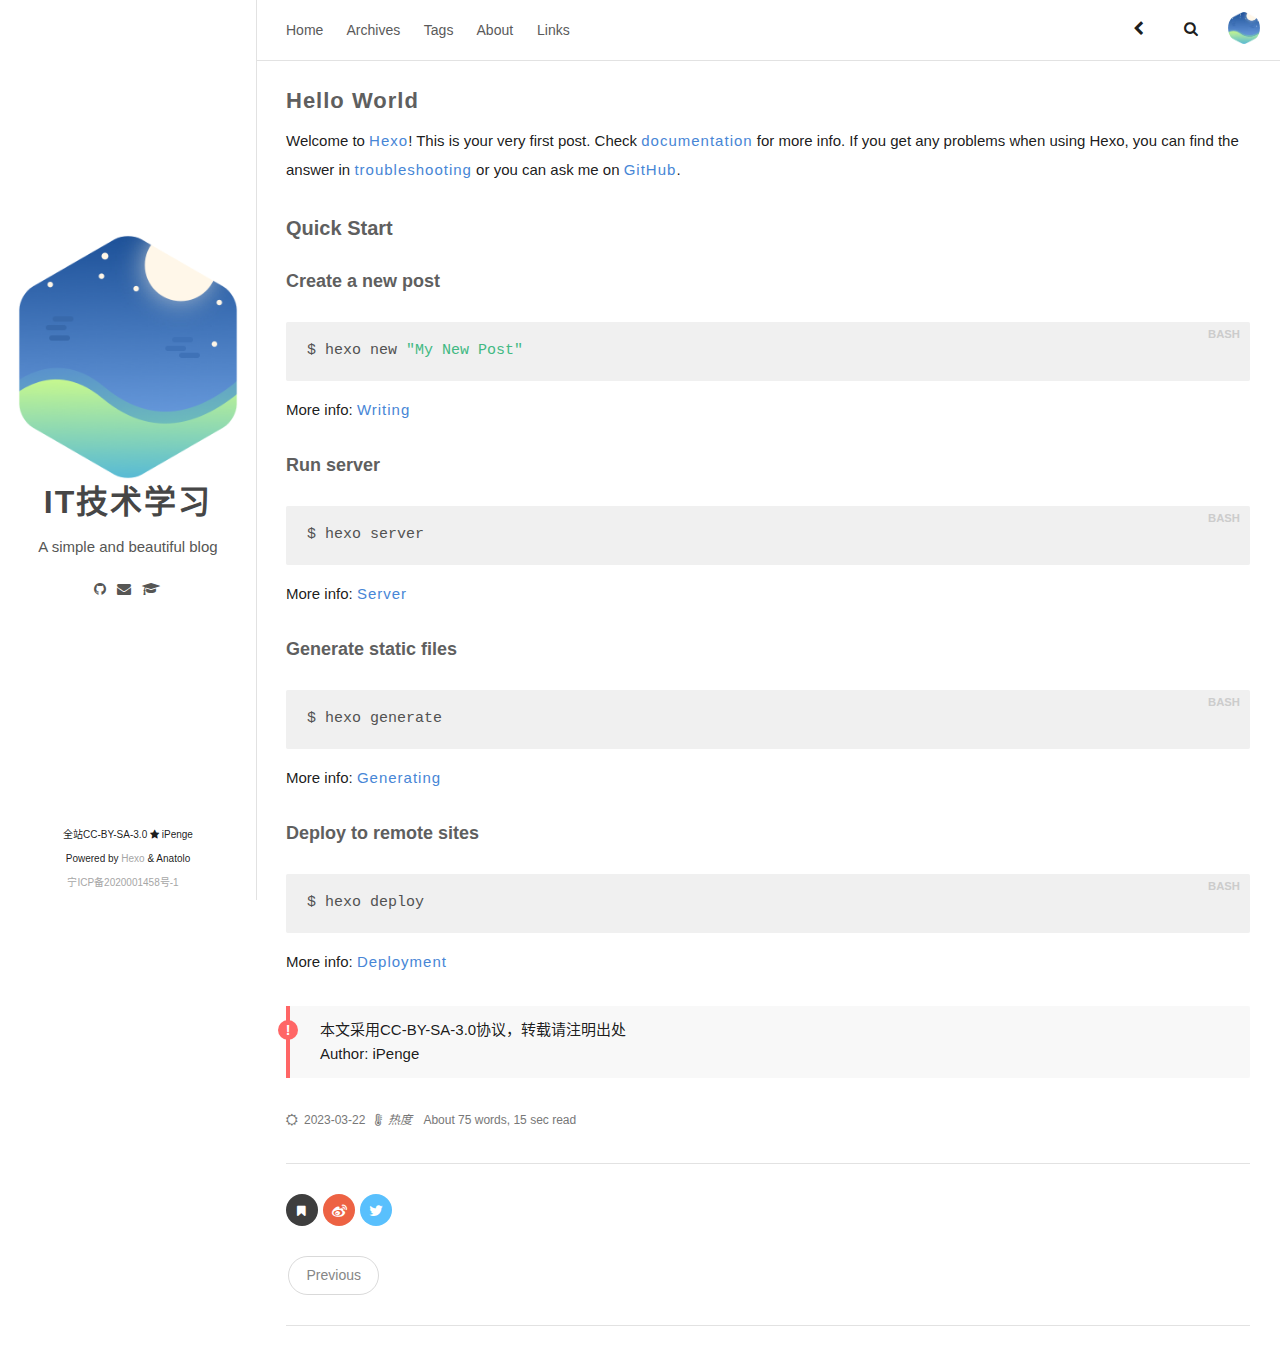
<file: 2023/03/22/hello-world/index.html>
<!DOCTYPE html><html lang="zh-CN"><head><meta charset="utf-8"><meta name="X-UA-Compatible" content="IE=edge"><meta name="author" content="iPenge"><title>Hello World · IT技术学习</title><meta name="description" content="Welcome to Hexo! This is your very first post. Check documentation for more info. If you get any problems when using Hexo, you can find the answer in "><meta name="keywords" content="Blog,博客,Hexo"><meta content="width=device-width, initial-scale=1.0, maximum-scale=1.0, user-scalable=0" name="viewport"><meta content="yes" name="apple-mobile-web-app-capable"><meta content="black" name="apple-mobile-web-app-status-bar-style"><meta content="telephone=no" name="format-detection"><meta name="renderer" content="webkit"><link rel="shortcut icon" type="image/x-icon" href="/images/favicon.webp"><link rel="stylesheet" href="/css/style.css"><link rel="stylesheet" href="/css/blog_basic.css"><link rel="stylesheet" href="/css/font-awesome.min.css"><link rel="stylesheet" href="/css/insight.css"><link rel="stylesheet" href="/css/search.css"><link rel="alternate" type="application/atom+xml" title="ATOM 1.0" href="/atom.xml"><script src="/js/jquery.js"></script><meta name="generator" content="Hexo 6.3.0"></head><body><div class="page-top animated fadeInDown"><div class="nav"><li> <a href="/">Home</a></li><li> <a href="/archives">Archives</a></li><li> <a href="/tags">Tags</a></li><li> <a href="/about">About</a></li><li> <a href="/links">Links</a></li></div><div class="information"><div class="nav_right_btn"><li><a class="fa fa-chevron-left" onclick="window.history.go(-1)"> </a></li><li><a class="fa fa-search" onclick="openWindow();"></a></li></div><div class="avatar"><img src="/images/logo.webp"></div></div></div><div class="sidebar animated fadeInDown"><div class="sidebar-top"><div class="logo-title"><div class="title"><img src="/images/logo@2x.webp" style="width:220px;" alt="favicon"><h3 title=""><a href="/">IT技术学习</a></h3><div class="description"><p>A simple and beautiful blog</p></div></div><ul class="social-links"><li><a target="_blank" rel="noopener" href="https://github.com/Lhcfl"><i class="fa fa-github"></i></a></li><li><a href="mailto:yourname@example.com"><i class="fa fa-envelope"></i></a></li><li><a target="_blank" rel="noopener" href="https://zhihu.com/people/jin-xin-4-68"><i class="fa fa-mortar-board"></i></a></li></ul></div></div><div class="footer"><div class="p"> <span> 全站CC-BY-SA-3.0 </span><i class="fa fa-star"></i><span> iPenge</span></div><div class="by_farbox"><span>Powered by </span><a href="https://hexo.io/zh-cn/" target="_blank">Hexo </a><span> & </span><span>Anatolo </span></div><div class="beian"><a href="http://beian.miit.gov.cn/" target="_blank">宁ICP备2020001458号-1</a><span style="height:10px;margin-left: 10px;"></span></div></div></div><div class="main"><div class="autopagerize_page_element"><div class="content"><div class="post-page"><div class="post animated fadeInDown"><div class="post-title"><h3><a>Hello World</a></h3></div><div class="post-content"><p><p>Welcome to <a target="_blank" rel="noopener" href="https://hexo.io/">Hexo</a>! This is your very first post. Check <a target="_blank" rel="noopener" href="https://hexo.io/docs/">documentation</a> for more info. If you get any problems when using Hexo, you can find the answer in <a target="_blank" rel="noopener" href="https://hexo.io/docs/troubleshooting.html">troubleshooting</a> or you can ask me on <a target="_blank" rel="noopener" href="https://github.com/hexojs/hexo/issues">GitHub</a>.</p>
<h2 id="Quick-Start"><a href="#Quick-Start" class="headerlink" title="Quick Start"></a>Quick Start</h2><h3 id="Create-a-new-post"><a href="#Create-a-new-post" class="headerlink" title="Create a new post"></a>Create a new post</h3><figure class="highlight bash"><table><tr><td class="gutter"><pre><span class="line">1</span><br></pre></td><td class="code"><pre><span class="line">$ hexo new <span class="string">&quot;My New Post&quot;</span></span><br></pre></td></tr></table></figure>

<p>More info: <a target="_blank" rel="noopener" href="https://hexo.io/docs/writing.html">Writing</a></p>
<h3 id="Run-server"><a href="#Run-server" class="headerlink" title="Run server"></a>Run server</h3><figure class="highlight bash"><table><tr><td class="gutter"><pre><span class="line">1</span><br></pre></td><td class="code"><pre><span class="line">$ hexo server</span><br></pre></td></tr></table></figure>

<p>More info: <a target="_blank" rel="noopener" href="https://hexo.io/docs/server.html">Server</a></p>
<h3 id="Generate-static-files"><a href="#Generate-static-files" class="headerlink" title="Generate static files"></a>Generate static files</h3><figure class="highlight bash"><table><tr><td class="gutter"><pre><span class="line">1</span><br></pre></td><td class="code"><pre><span class="line">$ hexo generate</span><br></pre></td></tr></table></figure>

<p>More info: <a target="_blank" rel="noopener" href="https://hexo.io/docs/generating.html">Generating</a></p>
<h3 id="Deploy-to-remote-sites"><a href="#Deploy-to-remote-sites" class="headerlink" title="Deploy to remote sites"></a>Deploy to remote sites</h3><figure class="highlight bash"><table><tr><td class="gutter"><pre><span class="line">1</span><br></pre></td><td class="code"><pre><span class="line">$ hexo deploy</span><br></pre></td></tr></table></figure>

<p>More info: <a target="_blank" rel="noopener" href="https://hexo.io/docs/one-command-deployment.html">Deployment</a></p>
</p><div class="tip">本文采用CC-BY-SA-3.0协议，转载请注明出处<br>Author: iPenge</div></div><div class="post-footer"><div class="meta"><div class="info"><i class="fa fa-sun-o"></i><span class="date">2023-03-22</span><span class="leancloud_visitors"></span><span>About 75 words, 15 sec  read</span></div></div></div></div><div class="share"><div class="evernote"><a class="fa fa-bookmark" href="" onclick="javascript:join_favorite()" ref="sidebar"></a></div><div class="weibo"><a class="fa fa-weibo" href="javascript:void((function(s,d,e){try{}catch(e){}var f='http://service.weibo.com/share/share.php?',u=d.location.href,p=['url=',e(u),'&amp;title=',e(d.title),'&amp;appkey=2924220432'].join('');function a(){if(!window.open([f,p].join(''),'mb',['toolbar=0,status=0,resizable=1,width=620,height=450,left=',(s.width-620)/2,',top=',(s.height-450)/2].join('')))u.href=[f,p].join('');};if(/Firefox/.test(navigator.userAgent)){setTimeout(a,0)}else{a()}})(screen,document,encodeURIComponent));"></a></div><div class="twitter"><a class="fa fa-twitter" target="_blank" rel="noopener" href="http://twitter.com/home?status=,http://example.com/2023/03/22/hello-world/,IT技术学习,Hello World,;"></a></div></div><div class="pagination"><ul class="clearfix"><li class="pre pagbuttons"><a class="btn" role="navigation" href="/2023/03/23/Springboot3-0%E9%85%8D%E7%BD%AE%E6%96%87%E4%BB%B6%E5%A4%9A%E7%8E%AF%E5%A2%83%E9%85%8D%E7%BD%AE/" title="Springboot3.0配置文件多环境配置">Previous</a></li></ul></div><script src="/js/visitors.js"></script></div></div></div></div><script src="/js/jquery-migrate-1.2.1.min.js"></script><script src="/js/jquery.appear.js"></script><script src="/js/add-bookmark.js"></script><script>(function(window){var INSIGHT_CONFIG={TRANSLATION:{POSTS:"Posts",PAGES:"Pages",CATEGORIES:"Categories",TAGS:"Tags",UNTITLED:"(Untitled)",},CONTENT_URL:"/content.json",};window.INSIGHT_CONFIG=INSIGHT_CONFIG})(window);</script><script src="/js/insight.js" defer></script><div class="searchbox ins-search"><div class="searchbox-container ins-search-container"><div class="searchbox-input-wrapper"><input class="searchbox-input ins-search-input" type="text" placeholder="Search..."><span class="searchbox-close"><a class="fa fa-times-circle" onclick="closeWindow();"></a></span></div><div class="searchbox-result-wrapper ins-section-wrapper"><div class="ins-section-container"><p>Seraching...</p></div></div></div></div></body></html>
</file>
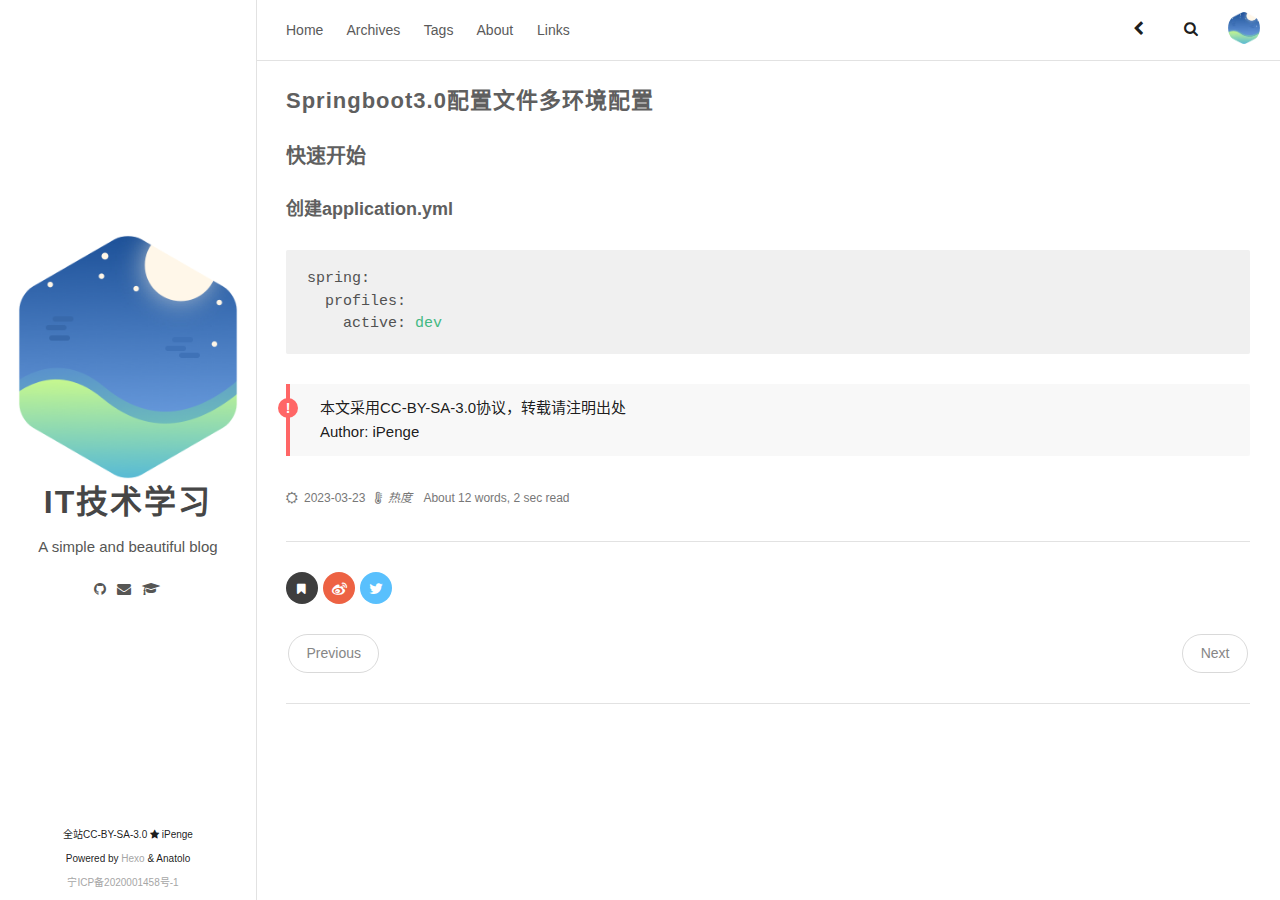
<file: 2023/03/23/Springboot3-0配置文件多环境配置/index.html>
<!DOCTYPE html><html lang="zh-CN"><head><meta charset="utf-8"><meta name="X-UA-Compatible" content="IE=edge"><meta name="author" content="iPenge"><title>Springboot3.0配置文件多环境配置 · IT技术学习</title><meta name="description" content="快速开始创建application.yml123spring:  profiles:    active: dev"><meta name="keywords" content="Blog,博客,Hexo"><meta content="width=device-width, initial-scale=1.0, maximum-scale=1.0, user-scalable=0" name="viewport"><meta content="yes" name="apple-mobile-web-app-capable"><meta content="black" name="apple-mobile-web-app-status-bar-style"><meta content="telephone=no" name="format-detection"><meta name="renderer" content="webkit"><link rel="shortcut icon" type="image/x-icon" href="/images/favicon.webp"><link rel="stylesheet" href="/css/style.css"><link rel="stylesheet" href="/css/blog_basic.css"><link rel="stylesheet" href="/css/font-awesome.min.css"><link rel="stylesheet" href="/css/insight.css"><link rel="stylesheet" href="/css/search.css"><link rel="alternate" type="application/atom+xml" title="ATOM 1.0" href="/atom.xml"><script src="/js/jquery.js"></script><meta name="generator" content="Hexo 6.3.0"></head><body><div class="page-top animated fadeInDown"><div class="nav"><li> <a href="/">Home</a></li><li> <a href="/archives">Archives</a></li><li> <a href="/tags">Tags</a></li><li> <a href="/about">About</a></li><li> <a href="/links">Links</a></li></div><div class="information"><div class="nav_right_btn"><li><a class="fa fa-chevron-left" onclick="window.history.go(-1)"> </a></li><li><a class="fa fa-search" onclick="openWindow();"></a></li></div><div class="avatar"><img src="/images/logo.webp"></div></div></div><div class="sidebar animated fadeInDown"><div class="sidebar-top"><div class="logo-title"><div class="title"><img src="/images/logo@2x.webp" style="width:220px;" alt="favicon"><h3 title=""><a href="/">IT技术学习</a></h3><div class="description"><p>A simple and beautiful blog</p></div></div><ul class="social-links"><li><a target="_blank" rel="noopener" href="https://github.com/Lhcfl"><i class="fa fa-github"></i></a></li><li><a href="mailto:yourname@example.com"><i class="fa fa-envelope"></i></a></li><li><a target="_blank" rel="noopener" href="https://zhihu.com/people/jin-xin-4-68"><i class="fa fa-mortar-board"></i></a></li></ul></div></div><div class="footer"><div class="p"> <span> 全站CC-BY-SA-3.0 </span><i class="fa fa-star"></i><span> iPenge</span></div><div class="by_farbox"><span>Powered by </span><a href="https://hexo.io/zh-cn/" target="_blank">Hexo </a><span> & </span><span>Anatolo </span></div><div class="beian"><a href="http://beian.miit.gov.cn/" target="_blank">宁ICP备2020001458号-1</a><span style="height:10px;margin-left: 10px;"></span></div></div></div><div class="main"><div class="autopagerize_page_element"><div class="content"><div class="post-page"><div class="post animated fadeInDown"><div class="post-title"><h3><a>Springboot3.0配置文件多环境配置</a></h3></div><div class="post-content"><p><h2 id="快速开始"><a href="#快速开始" class="headerlink" title="快速开始"></a>快速开始</h2><h3 id="创建application-yml"><a href="#创建application-yml" class="headerlink" title="创建application.yml"></a>创建application.yml</h3><figure class="highlight yml"><table><tr><td class="gutter"><pre><span class="line">1</span><br><span class="line">2</span><br><span class="line">3</span><br></pre></td><td class="code"><pre><span class="line"><span class="attr">spring:</span></span><br><span class="line">  <span class="attr">profiles:</span></span><br><span class="line">    <span class="attr">active:</span> <span class="string">dev</span></span><br></pre></td></tr></table></figure></p><div class="tip">本文采用CC-BY-SA-3.0协议，转载请注明出处<br>Author: iPenge</div></div><div class="post-footer"><div class="meta"><div class="info"><i class="fa fa-sun-o"></i><span class="date">2023-03-23</span><span class="leancloud_visitors"></span><span>About 12 words, 2 sec  read</span></div></div></div></div><div class="share"><div class="evernote"><a class="fa fa-bookmark" href="" onclick="javascript:join_favorite()" ref="sidebar"></a></div><div class="weibo"><a class="fa fa-weibo" href="javascript:void((function(s,d,e){try{}catch(e){}var f='http://service.weibo.com/share/share.php?',u=d.location.href,p=['url=',e(u),'&amp;title=',e(d.title),'&amp;appkey=2924220432'].join('');function a(){if(!window.open([f,p].join(''),'mb',['toolbar=0,status=0,resizable=1,width=620,height=450,left=',(s.width-620)/2,',top=',(s.height-450)/2].join('')))u.href=[f,p].join('');};if(/Firefox/.test(navigator.userAgent)){setTimeout(a,0)}else{a()}})(screen,document,encodeURIComponent));"></a></div><div class="twitter"><a class="fa fa-twitter" target="_blank" rel="noopener" href="http://twitter.com/home?status=,http://example.com/2023/03/23/Springboot3-0配置文件多环境配置/,IT技术学习,Springboot3.0配置文件多环境配置,;"></a></div></div><div class="pagination"><ul class="clearfix"><li class="pre pagbuttons"><a class="btn" role="navigation" href="/2023/03/31/go-lang-bind-struct-to-rows-scan/" title="go-lang-bind-struct-to-rows-scan">Previous</a></li><li class="next pagbuttons"><a class="btn" role="navigation" href="/2023/03/22/hello-world/" title="Hello World">Next</a></li></ul></div><script src="/js/visitors.js"></script></div></div></div></div><script src="/js/jquery-migrate-1.2.1.min.js"></script><script src="/js/jquery.appear.js"></script><script src="/js/add-bookmark.js"></script><script>(function(window){var INSIGHT_CONFIG={TRANSLATION:{POSTS:"Posts",PAGES:"Pages",CATEGORIES:"Categories",TAGS:"Tags",UNTITLED:"(Untitled)",},CONTENT_URL:"/content.json",};window.INSIGHT_CONFIG=INSIGHT_CONFIG})(window);</script><script src="/js/insight.js" defer></script><div class="searchbox ins-search"><div class="searchbox-container ins-search-container"><div class="searchbox-input-wrapper"><input class="searchbox-input ins-search-input" type="text" placeholder="Search..."><span class="searchbox-close"><a class="fa fa-times-circle" onclick="closeWindow();"></a></span></div><div class="searchbox-result-wrapper ins-section-wrapper"><div class="ins-section-container"><p>Seraching...</p></div></div></div></div></body></html>
</file>
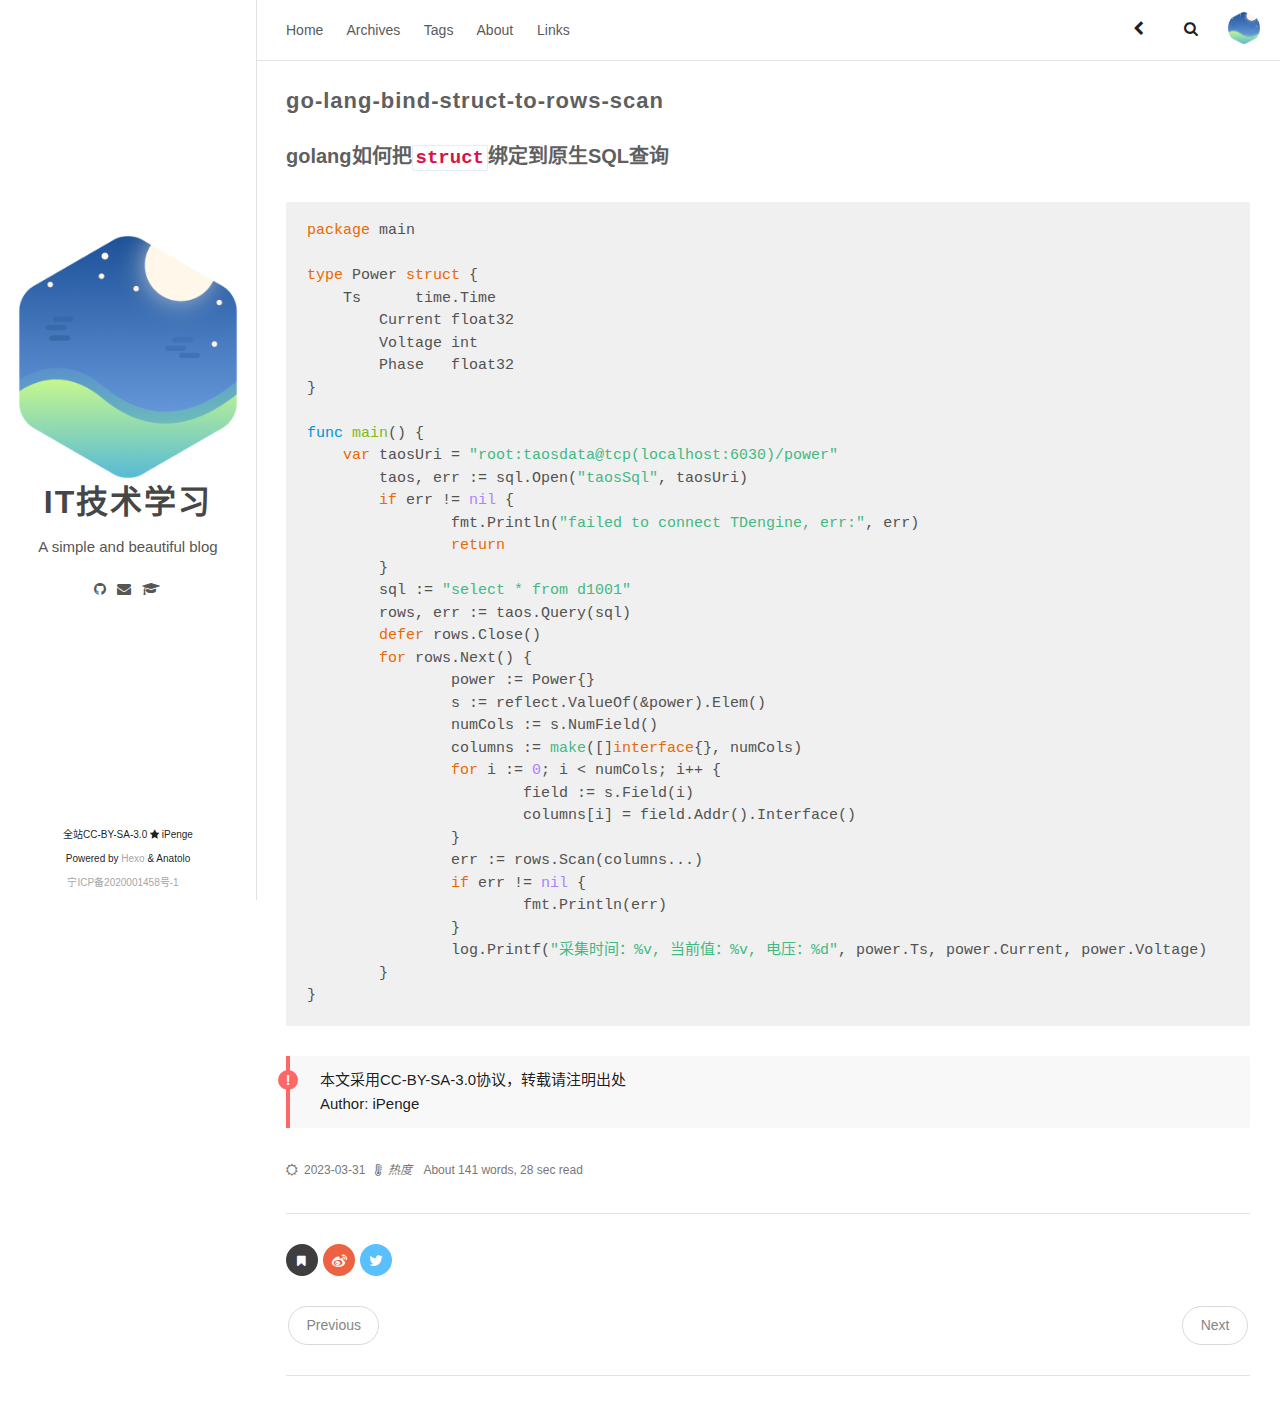
<file: 2023/03/31/go-lang-bind-struct-to-rows-scan/index.html>
<!DOCTYPE html><html lang="zh-CN"><head><meta charset="utf-8"><meta name="X-UA-Compatible" content="IE=edge"><meta name="author" content="iPenge"><title>go-lang-bind-struct-to-rows-scan · IT技术学习</title><meta name="description" content="golang如何把struct绑定到原生SQL查询1234567891011121314151617181920212223242526272829303132333435package maintype Power struct &amp;#123;    Ts      time.Time	Curren"><meta name="keywords" content="Blog,博客,Hexo"><meta content="width=device-width, initial-scale=1.0, maximum-scale=1.0, user-scalable=0" name="viewport"><meta content="yes" name="apple-mobile-web-app-capable"><meta content="black" name="apple-mobile-web-app-status-bar-style"><meta content="telephone=no" name="format-detection"><meta name="renderer" content="webkit"><link rel="shortcut icon" type="image/x-icon" href="/images/favicon.webp"><link rel="stylesheet" href="/css/style.css"><link rel="stylesheet" href="/css/blog_basic.css"><link rel="stylesheet" href="/css/font-awesome.min.css"><link rel="stylesheet" href="/css/insight.css"><link rel="stylesheet" href="/css/search.css"><link rel="alternate" type="application/atom+xml" title="ATOM 1.0" href="/atom.xml"><script src="/js/jquery.js"></script><meta name="generator" content="Hexo 6.3.0"></head><body><div class="page-top animated fadeInDown"><div class="nav"><li> <a href="/">Home</a></li><li> <a href="/archives">Archives</a></li><li> <a href="/tags">Tags</a></li><li> <a href="/about">About</a></li><li> <a href="/links">Links</a></li></div><div class="information"><div class="nav_right_btn"><li><a class="fa fa-chevron-left" onclick="window.history.go(-1)"> </a></li><li><a class="fa fa-search" onclick="openWindow();"></a></li></div><div class="avatar"><img src="/images/logo.webp"></div></div></div><div class="sidebar animated fadeInDown"><div class="sidebar-top"><div class="logo-title"><div class="title"><img src="/images/logo@2x.webp" style="width:220px;" alt="favicon"><h3 title=""><a href="/">IT技术学习</a></h3><div class="description"><p>A simple and beautiful blog</p></div></div><ul class="social-links"><li><a target="_blank" rel="noopener" href="https://github.com/Lhcfl"><i class="fa fa-github"></i></a></li><li><a href="mailto:yourname@example.com"><i class="fa fa-envelope"></i></a></li><li><a target="_blank" rel="noopener" href="https://zhihu.com/people/jin-xin-4-68"><i class="fa fa-mortar-board"></i></a></li></ul></div></div><div class="footer"><div class="p"> <span> 全站CC-BY-SA-3.0 </span><i class="fa fa-star"></i><span> iPenge</span></div><div class="by_farbox"><span>Powered by </span><a href="https://hexo.io/zh-cn/" target="_blank">Hexo </a><span> & </span><span>Anatolo </span></div><div class="beian"><a href="http://beian.miit.gov.cn/" target="_blank">宁ICP备2020001458号-1</a><span style="height:10px;margin-left: 10px;"></span></div></div></div><div class="main"><div class="autopagerize_page_element"><div class="content"><div class="post-page"><div class="post animated fadeInDown"><div class="post-title"><h3><a>go-lang-bind-struct-to-rows-scan</a></h3></div><div class="post-content"><p><h2 id="golang如何把struct绑定到原生SQL查询"><a href="#golang如何把struct绑定到原生SQL查询" class="headerlink" title="golang如何把struct绑定到原生SQL查询"></a>golang如何把<code>struct</code>绑定到原生SQL查询</h2><figure class="highlight golang"><table><tr><td class="gutter"><pre><span class="line">1</span><br><span class="line">2</span><br><span class="line">3</span><br><span class="line">4</span><br><span class="line">5</span><br><span class="line">6</span><br><span class="line">7</span><br><span class="line">8</span><br><span class="line">9</span><br><span class="line">10</span><br><span class="line">11</span><br><span class="line">12</span><br><span class="line">13</span><br><span class="line">14</span><br><span class="line">15</span><br><span class="line">16</span><br><span class="line">17</span><br><span class="line">18</span><br><span class="line">19</span><br><span class="line">20</span><br><span class="line">21</span><br><span class="line">22</span><br><span class="line">23</span><br><span class="line">24</span><br><span class="line">25</span><br><span class="line">26</span><br><span class="line">27</span><br><span class="line">28</span><br><span class="line">29</span><br><span class="line">30</span><br><span class="line">31</span><br><span class="line">32</span><br><span class="line">33</span><br><span class="line">34</span><br><span class="line">35</span><br></pre></td><td class="code"><pre><span class="line"><span class="keyword">package</span> main</span><br><span class="line"></span><br><span class="line"><span class="keyword">type</span> Power <span class="keyword">struct</span> &#123;</span><br><span class="line">    Ts      time.Time</span><br><span class="line">	Current <span class="type">float32</span></span><br><span class="line">	Voltage <span class="type">int</span></span><br><span class="line">	Phase   <span class="type">float32</span></span><br><span class="line">&#125;</span><br><span class="line"></span><br><span class="line"><span class="function"><span class="keyword">func</span> <span class="title">main</span><span class="params">()</span></span> &#123;</span><br><span class="line">    <span class="keyword">var</span> taosUri = <span class="string">&quot;root:taosdata@tcp(localhost:6030)/power&quot;</span></span><br><span class="line">	taos, err := sql.Open(<span class="string">&quot;taosSql&quot;</span>, taosUri)</span><br><span class="line">	<span class="keyword">if</span> err != <span class="literal">nil</span> &#123;</span><br><span class="line">		fmt.Println(<span class="string">&quot;failed to connect TDengine, err:&quot;</span>, err)</span><br><span class="line">		<span class="keyword">return</span></span><br><span class="line">	&#125;</span><br><span class="line">	sql := <span class="string">&quot;select * from d1001&quot;</span></span><br><span class="line">	rows, err := taos.Query(sql)</span><br><span class="line">	<span class="keyword">defer</span> rows.Close()</span><br><span class="line">	<span class="keyword">for</span> rows.Next() &#123;</span><br><span class="line">		power := Power&#123;&#125;</span><br><span class="line">		s := reflect.ValueOf(&amp;power).Elem()</span><br><span class="line">		numCols := s.NumField()</span><br><span class="line">		columns := <span class="built_in">make</span>([]<span class="keyword">interface</span>&#123;&#125;, numCols)</span><br><span class="line">		<span class="keyword">for</span> i := <span class="number">0</span>; i &lt; numCols; i++ &#123;</span><br><span class="line">			field := s.Field(i)</span><br><span class="line">			columns[i] = field.Addr().Interface()</span><br><span class="line">		&#125;</span><br><span class="line">		err := rows.Scan(columns...)</span><br><span class="line">		<span class="keyword">if</span> err != <span class="literal">nil</span> &#123;</span><br><span class="line">			fmt.Println(err)</span><br><span class="line">		&#125;</span><br><span class="line">		log.Printf(<span class="string">&quot;采集时间：%v, 当前值：%v, 电压：%d&quot;</span>, power.Ts, power.Current, power.Voltage)</span><br><span class="line">	&#125;</span><br><span class="line">&#125;</span><br></pre></td></tr></table></figure></p><div class="tip">本文采用CC-BY-SA-3.0协议，转载请注明出处<br>Author: iPenge</div></div><div class="post-footer"><div class="meta"><div class="info"><i class="fa fa-sun-o"></i><span class="date">2023-03-31</span><span class="leancloud_visitors"></span><span>About 141 words, 28 sec  read</span></div></div></div></div><div class="share"><div class="evernote"><a class="fa fa-bookmark" href="" onclick="javascript:join_favorite()" ref="sidebar"></a></div><div class="weibo"><a class="fa fa-weibo" href="javascript:void((function(s,d,e){try{}catch(e){}var f='http://service.weibo.com/share/share.php?',u=d.location.href,p=['url=',e(u),'&amp;title=',e(d.title),'&amp;appkey=2924220432'].join('');function a(){if(!window.open([f,p].join(''),'mb',['toolbar=0,status=0,resizable=1,width=620,height=450,left=',(s.width-620)/2,',top=',(s.height-450)/2].join('')))u.href=[f,p].join('');};if(/Firefox/.test(navigator.userAgent)){setTimeout(a,0)}else{a()}})(screen,document,encodeURIComponent));"></a></div><div class="twitter"><a class="fa fa-twitter" target="_blank" rel="noopener" href="http://twitter.com/home?status=,http://example.com/2023/03/31/go-lang-bind-struct-to-rows-scan/,IT技术学习,go-lang-bind-struct-to-rows-scan,;"></a></div></div><div class="pagination"><ul class="clearfix"><li class="pre pagbuttons"><a class="btn" role="navigation" href="/2024/08/06/golang-common-command-record/" title="golang-common-command-record">Previous</a></li><li class="next pagbuttons"><a class="btn" role="navigation" href="/2023/03/23/Springboot3-0%E9%85%8D%E7%BD%AE%E6%96%87%E4%BB%B6%E5%A4%9A%E7%8E%AF%E5%A2%83%E9%85%8D%E7%BD%AE/" title="Springboot3.0配置文件多环境配置">Next</a></li></ul></div><script src="/js/visitors.js"></script></div></div></div></div><script src="/js/jquery-migrate-1.2.1.min.js"></script><script src="/js/jquery.appear.js"></script><script src="/js/add-bookmark.js"></script><script>(function(window){var INSIGHT_CONFIG={TRANSLATION:{POSTS:"Posts",PAGES:"Pages",CATEGORIES:"Categories",TAGS:"Tags",UNTITLED:"(Untitled)",},CONTENT_URL:"/content.json",};window.INSIGHT_CONFIG=INSIGHT_CONFIG})(window);</script><script src="/js/insight.js" defer></script><div class="searchbox ins-search"><div class="searchbox-container ins-search-container"><div class="searchbox-input-wrapper"><input class="searchbox-input ins-search-input" type="text" placeholder="Search..."><span class="searchbox-close"><a class="fa fa-times-circle" onclick="closeWindow();"></a></span></div><div class="searchbox-result-wrapper ins-section-wrapper"><div class="ins-section-container"><p>Seraching...</p></div></div></div></div></body></html>
</file>
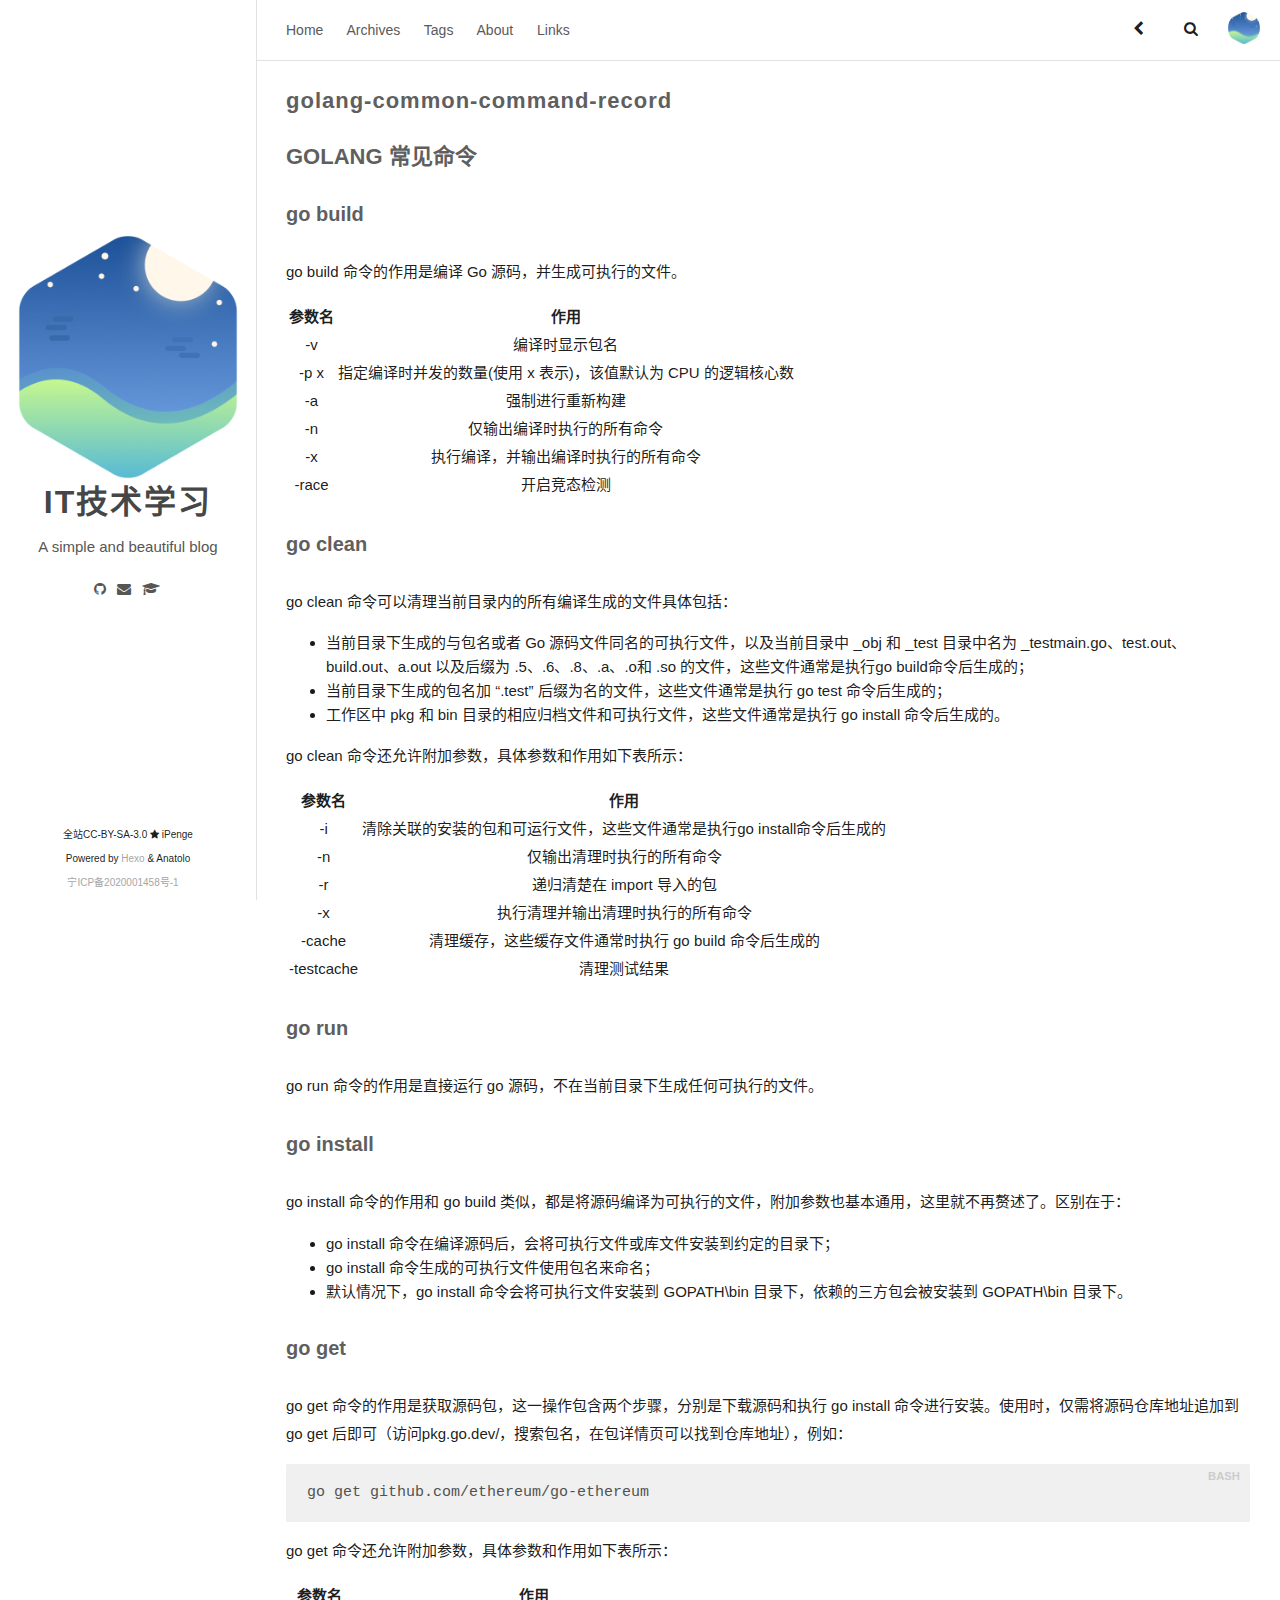
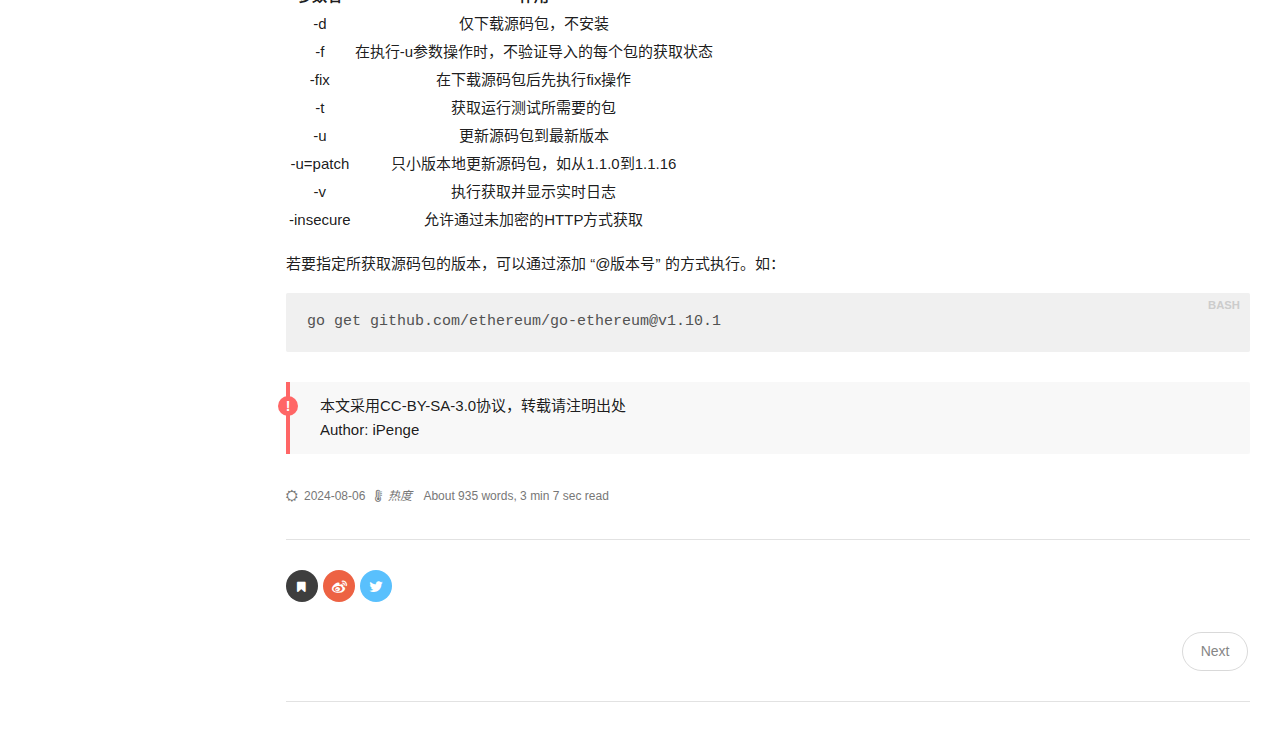
<file: 2024/08/06/golang-common-command-record/index.html>
<!DOCTYPE html><html lang="zh-CN"><head><meta charset="utf-8"><meta name="X-UA-Compatible" content="IE=edge"><meta name="author" content="iPenge"><title>golang-common-command-record · IT技术学习</title><meta name="description" content="GOLANG 常见命令go buildgo build 命令的作用是编译 Go 源码，并生成可执行的文件。



参数名
作用



-v
编译时显示包名


-p x
指定编译时并发的数量(使用 x 表示)，该值默认为 CPU 的逻辑核心数


-a
强制进行重新构建


-n
仅输出编译时执行的"><meta name="keywords" content="Blog,博客,Hexo"><meta content="width=device-width, initial-scale=1.0, maximum-scale=1.0, user-scalable=0" name="viewport"><meta content="yes" name="apple-mobile-web-app-capable"><meta content="black" name="apple-mobile-web-app-status-bar-style"><meta content="telephone=no" name="format-detection"><meta name="renderer" content="webkit"><link rel="shortcut icon" type="image/x-icon" href="/images/favicon.webp"><link rel="stylesheet" href="/css/style.css"><link rel="stylesheet" href="/css/blog_basic.css"><link rel="stylesheet" href="/css/font-awesome.min.css"><link rel="stylesheet" href="/css/insight.css"><link rel="stylesheet" href="/css/search.css"><link rel="alternate" type="application/atom+xml" title="ATOM 1.0" href="/atom.xml"><script src="/js/jquery.js"></script><meta name="generator" content="Hexo 6.3.0"></head><body><div class="page-top animated fadeInDown"><div class="nav"><li> <a href="/">Home</a></li><li> <a href="/archives">Archives</a></li><li> <a href="/tags">Tags</a></li><li> <a href="/about">About</a></li><li> <a href="/links">Links</a></li></div><div class="information"><div class="nav_right_btn"><li><a class="fa fa-chevron-left" onclick="window.history.go(-1)"> </a></li><li><a class="fa fa-search" onclick="openWindow();"></a></li></div><div class="avatar"><img src="/images/logo.webp"></div></div></div><div class="sidebar animated fadeInDown"><div class="sidebar-top"><div class="logo-title"><div class="title"><img src="/images/logo@2x.webp" style="width:220px;" alt="favicon"><h3 title=""><a href="/">IT技术学习</a></h3><div class="description"><p>A simple and beautiful blog</p></div></div><ul class="social-links"><li><a target="_blank" rel="noopener" href="https://github.com/Lhcfl"><i class="fa fa-github"></i></a></li><li><a href="mailto:yourname@example.com"><i class="fa fa-envelope"></i></a></li><li><a target="_blank" rel="noopener" href="https://zhihu.com/people/jin-xin-4-68"><i class="fa fa-mortar-board"></i></a></li></ul></div></div><div class="footer"><div class="p"> <span> 全站CC-BY-SA-3.0 </span><i class="fa fa-star"></i><span> iPenge</span></div><div class="by_farbox"><span>Powered by </span><a href="https://hexo.io/zh-cn/" target="_blank">Hexo </a><span> & </span><span>Anatolo </span></div><div class="beian"><a href="http://beian.miit.gov.cn/" target="_blank">宁ICP备2020001458号-1</a><span style="height:10px;margin-left: 10px;"></span></div></div></div><div class="main"><div class="autopagerize_page_element"><div class="content"><div class="post-page"><div class="post animated fadeInDown"><div class="post-title"><h3><a>golang-common-command-record</a></h3></div><div class="post-content"><p><h1 id="GOLANG-常见命令"><a href="#GOLANG-常见命令" class="headerlink" title="GOLANG 常见命令"></a>GOLANG 常见命令</h1><h2 id="go-build"><a href="#go-build" class="headerlink" title="go build"></a>go build</h2><p>go build 命令的作用是编译 Go 源码，并生成可执行的文件。</p>
<table>
<thead>
<tr>
<th align="center">参数名</th>
<th align="center">作用</th>
</tr>
</thead>
<tbody><tr>
<td align="center">-v</td>
<td align="center">编译时显示包名</td>
</tr>
<tr>
<td align="center">-p x</td>
<td align="center">指定编译时并发的数量(使用 x 表示)，该值默认为 CPU 的逻辑核心数</td>
</tr>
<tr>
<td align="center">-a</td>
<td align="center">强制进行重新构建</td>
</tr>
<tr>
<td align="center">-n</td>
<td align="center">仅输出编译时执行的所有命令</td>
</tr>
<tr>
<td align="center">-x</td>
<td align="center">执行编译，并输出编译时执行的所有命令</td>
</tr>
<tr>
<td align="center">-race</td>
<td align="center">开启竞态检测</td>
</tr>
</tbody></table>
<h2 id="go-clean"><a href="#go-clean" class="headerlink" title="go clean"></a>go clean</h2><p>go clean 命令可以清理当前目录内的所有编译生成的文件具体包括：</p>
<ul>
<li>当前目录下生成的与包名或者 Go 源码文件同名的可执行文件，以及当前目录中 _obj 和 _test 目录中名为 _testmain.go、test.out、build.out、a.out 以及后缀为 .5、.6、.8、.a、.o和 .so 的文件，这些文件通常是执行go build命令后生成的；</li>
<li>当前目录下生成的包名加 “.test” 后缀为名的文件，这些文件通常是执行 go test 命令后生成的；</li>
<li>工作区中 pkg 和 bin 目录的相应归档文件和可执行文件，这些文件通常是执行 go install 命令后生成的。</li>
</ul>
<p>go clean 命令还允许附加参数，具体参数和作用如下表所示：</p>
<table>
<thead>
<tr>
<th align="center">参数名</th>
<th align="center">作用</th>
</tr>
</thead>
<tbody><tr>
<td align="center">-i</td>
<td align="center">清除关联的安装的包和可运行文件，这些文件通常是执行go install命令后生成的</td>
</tr>
<tr>
<td align="center">-n</td>
<td align="center">仅输出清理时执行的所有命令</td>
</tr>
<tr>
<td align="center">-r</td>
<td align="center">递归清楚在 import 导入的包</td>
</tr>
<tr>
<td align="center">-x</td>
<td align="center">执行清理并输出清理时执行的所有命令</td>
</tr>
<tr>
<td align="center">-cache</td>
<td align="center">清理缓存，这些缓存文件通常时执行 go build 命令后生成的</td>
</tr>
<tr>
<td align="center">-testcache</td>
<td align="center">清理测试结果</td>
</tr>
</tbody></table>
<h2 id="go-run"><a href="#go-run" class="headerlink" title="go run"></a>go run</h2><p>go run 命令的作用是直接运行 go 源码，不在当前目录下生成任何可执行的文件。</p>
<h2 id="go-install"><a href="#go-install" class="headerlink" title="go install"></a>go install</h2><p>go install 命令的作用和 go build 类似，都是将源码编译为可执行的文件，附加参数也基本通用，这里就不再赘述了。区别在于：</p>
<ul>
<li>go install 命令在编译源码后，会将可执行文件或库文件安装到约定的目录下；</li>
<li>go install 命令生成的可执行文件使用包名来命名；</li>
<li>默认情况下，go install 命令会将可执行文件安装到 GOPATH\bin 目录下，依赖的三方包会被安装到 GOPATH\bin 目录下。</li>
</ul>
<h2 id="go-get"><a href="#go-get" class="headerlink" title="go get"></a>go get</h2><p>go get 命令的作用是获取源码包，这一操作包含两个步骤，分别是下载源码和执行 go install 命令进行安装。使用时，仅需将源码仓库地址追加到 go get 后即可（访问pkg.go.dev&#x2F;，搜索包名，在包详情页可以找到仓库地址），例如：</p>
<figure class="highlight bash"><table><tr><td class="gutter"><pre><span class="line">1</span><br></pre></td><td class="code"><pre><span class="line">go get github.com/ethereum/go-ethereum</span><br></pre></td></tr></table></figure>

<p>go get 命令还允许附加参数，具体参数和作用如下表所示：</p>
<table>
<thead>
<tr>
<th align="center">参数名</th>
<th align="center">作用</th>
</tr>
</thead>
<tbody><tr>
<td align="center">-d</td>
<td align="center">仅下载源码包，不安装</td>
</tr>
<tr>
<td align="center">-f</td>
<td align="center">在执行-u参数操作时，不验证导入的每个包的获取状态</td>
</tr>
<tr>
<td align="center">-fix</td>
<td align="center">在下载源码包后先执行fix操作</td>
</tr>
<tr>
<td align="center">-t</td>
<td align="center">获取运行测试所需要的包</td>
</tr>
<tr>
<td align="center">-u</td>
<td align="center">更新源码包到最新版本</td>
</tr>
<tr>
<td align="center">-u&#x3D;patch</td>
<td align="center">只小版本地更新源码包，如从1.1.0到1.1.16</td>
</tr>
<tr>
<td align="center">-v</td>
<td align="center">执行获取并显示实时日志</td>
</tr>
<tr>
<td align="center">-insecure</td>
<td align="center">允许通过未加密的HTTP方式获取</td>
</tr>
</tbody></table>
<p>若要指定所获取源码包的版本，可以通过添加 “@版本号” 的方式执行。如：</p>
<figure class="highlight bash"><table><tr><td class="gutter"><pre><span class="line">1</span><br></pre></td><td class="code"><pre><span class="line">go get github.com/ethereum/go-ethereum@v1.10.1</span><br></pre></td></tr></table></figure></p><div class="tip">本文采用CC-BY-SA-3.0协议，转载请注明出处<br>Author: iPenge</div></div><div class="post-footer"><div class="meta"><div class="info"><i class="fa fa-sun-o"></i><span class="date">2024-08-06</span><span class="leancloud_visitors"></span><span>About 935 words, 3 min 7 sec  read</span></div></div></div></div><div class="share"><div class="evernote"><a class="fa fa-bookmark" href="" onclick="javascript:join_favorite()" ref="sidebar"></a></div><div class="weibo"><a class="fa fa-weibo" href="javascript:void((function(s,d,e){try{}catch(e){}var f='http://service.weibo.com/share/share.php?',u=d.location.href,p=['url=',e(u),'&amp;title=',e(d.title),'&amp;appkey=2924220432'].join('');function a(){if(!window.open([f,p].join(''),'mb',['toolbar=0,status=0,resizable=1,width=620,height=450,left=',(s.width-620)/2,',top=',(s.height-450)/2].join('')))u.href=[f,p].join('');};if(/Firefox/.test(navigator.userAgent)){setTimeout(a,0)}else{a()}})(screen,document,encodeURIComponent));"></a></div><div class="twitter"><a class="fa fa-twitter" target="_blank" rel="noopener" href="http://twitter.com/home?status=,http://example.com/2024/08/06/golang-common-command-record/,IT技术学习,golang-common-command-record,;"></a></div></div><div class="pagination"><ul class="clearfix"><li class="next pagbuttons"><a class="btn" role="navigation" href="/2023/03/31/go-lang-bind-struct-to-rows-scan/" title="go-lang-bind-struct-to-rows-scan">Next</a></li></ul></div><script src="/js/visitors.js"></script></div></div></div></div><script src="/js/jquery-migrate-1.2.1.min.js"></script><script src="/js/jquery.appear.js"></script><script src="/js/add-bookmark.js"></script><script>(function(window){var INSIGHT_CONFIG={TRANSLATION:{POSTS:"Posts",PAGES:"Pages",CATEGORIES:"Categories",TAGS:"Tags",UNTITLED:"(Untitled)",},CONTENT_URL:"/content.json",};window.INSIGHT_CONFIG=INSIGHT_CONFIG})(window);</script><script src="/js/insight.js" defer></script><div class="searchbox ins-search"><div class="searchbox-container ins-search-container"><div class="searchbox-input-wrapper"><input class="searchbox-input ins-search-input" type="text" placeholder="Search..."><span class="searchbox-close"><a class="fa fa-times-circle" onclick="closeWindow();"></a></span></div><div class="searchbox-result-wrapper ins-section-wrapper"><div class="ins-section-container"><p>Seraching...</p></div></div></div></div></body></html>
</file>
<file: css/style.css>
@charset 'UTF-8';
html {
  background-color: #fff;
  -webkit-font-smoothing: antialiased;
}
body {
  color: rgba(0,0,0,0.9);
  font-family: 'PingHei', 'PingFang SC', Helvetica Neue, 'Work Sans', 'Hiragino Sans GB', 'Microsoft YaHei', SimSun, sans-serif;
  font-size: 15px;
  width: 100%;
  margin: 0 auto 30px auto;
  background-color: #fff;
}
p {
  line-height: 1.9em;
  font-weight: 400;
  font-size: 15px;
}
a {
  text-decoration: none;
}
a:link,
a:visited {
  opacity: 1;
  -webkit-transition: all 0.15s linear;
  -moz-transition: all 0.15s linear;
  -o-transition: all 0.15s linear;
  -ms-transition: all 0.15s linear;
  transition: all 0.15s linear;
  color: #424242;
}
a:hover,
a:active {
  color: #4786d6;
}
/* basic styles ends */
/* animation starts */
.animated {
  -webkit-animation-fill-mode: both;
  -moz-animation-fill-mode: both;
  -ms-animation-fill-mode: both;
  -o-animation-fill-mode: both;
  animation-fill-mode: both;
  -webkit-animation-duration: 1s;
  -moz-animation-duration: 1s;
  -ms-animation-duration: 1s;
  -o-animation-duration: 1s;
  animation-duration: 1s;
}
.animated.hinge {
  -webkit-animation-duration: 1s;
  -moz-animation-duration: 1s;
  -ms-animation-duration: 1s;
  -o-animation-duration: 1s;
  animation-duration: 1s;
}
.fadeInDown {
  -webkit-animation-name: fadeInDown;
  -moz-animation-name: fadeInDown;
  -o-animation-name: fadeInDown;
  animation-name: fadeInDown;
}
/* animation ends */
.content {
  height: auto;
  float: right;
  width: 80%;
  margin-top: 60px;
}
.page-top {
  width: 80%;
  position: fixed;
  right: 0;
  z-index: 3;
  background-color: #fff;
  height: 60px;
  border-bottom: 1px solid #e2e2e2;
}
.page-top .nav {
  list-style: none;
  padding: 18px 30px;
  float: left;
  font-size: 14px;
}
.page-top .nav li {
  position: relative;
  display: initial;
  padding-right: 20px;
}
.page-top .nav a {
  color: #5a5a5a;
}
.page-top .nav a:hover {
  color: #4786d6;
}
.page-top .nav a.current {
  color: #5a5a5a;
  padding-bottom: 20px;
  border-bottom: 2px solid #4786d6;
}
.page-top .information {
  float: right;
  padding-top: 12px;
  padding-right: 20px;
}
.page-top .information .avatar {
  float: right;
}
.page-top .information .avatar img {
  width: 32px;
  height: 32px;
  border-radius: 300px;
}
.page-top .information .nav_right_btn {
  float: left;
  padding-top: 5px;
  margin-right: -10px;
}
.page-top .information .nav_right_btn li {
  display: initial;
  padding-right: 40px;
}
.sidebar {
  width: 20%;
  -webkit-background-size: cover;
  background-size: cover;
  background-color: #fff;
  height: 100%;
  transition: 0.8s;
  top: 0;
  left: 0;
  position: fixed;
  z-index: 4;
  border-right: 1px solid #e2e2e2;
}
.sidebar .logo-title {
  text-align: center;
  margin-top: -50px;
}
.sidebar .logo-title .description {
  font-size: 14px;
  color: #565654;
}
.sidebar .logo-title .logo {
  margin: 0 auto;
}
.sidebar .logo-title .title h3 {
  text-transform: none;
  font-size: 2rem;
  font-weight: bold;
  letter-spacing: 2px;
  line-height: 1;
  margin: 0;
}
.sidebar .logo-title .title a {
  text-decoration: none;
  color: #464646;
  font-size: 2rem;
  font-weight: bold;
}
.sidebar .social-links {
  list-style: none;
  padding: 0;
  font-size: 14px;
  text-align: center;
}
.sidebar .social-links i {
  margin-right: 3px;
}
.sidebar .social-links li {
  display: inline;
  padding: 0 4px;
  line-height: 0;
}
.sidebar .social-links a {
  color: #565654;
}
.sidebar .social-links a:hover {
  color: #4786d6;
}
.sidebar-top {
  margin: auto 0;
  display: flex;
  flex-direction: column;
  justify-content: center;
  height: 100%;
}
.sidebar-top .ltr {
  text-align: center;
}
.card {
  margin-left: 5px;
}
.post {
  background-color: #fff;
  margin: 30px;
}
.post .post-title h1 {
  text-transform: none;
  font-size: 30px;
  letter-spacing: 5px;
  line-height: 1;
}
.post .post-title h2 {
  text-transform: none;
  letter-spacing: 1px;
  font-size: 28px;
  line-height: 1;
  font-weight: 600;
  color: #5f5f5f;
}
.post .post-title h3 {
  text-transform: none;
  letter-spacing: 1px;
  line-height: 1;
  font-weight: 600;
  color: #111;
  font-size: 22px;
  margin: 0;
}
.post .post-title a {
  text-decoration: none;
  letter-spacing: 1px;
  color: #5f5f5f;
}
.post .post-title a:hover {
  text-decoration: underline;
}
.post .post-content a {
  text-decoration: none;
  letter-spacing: 1px;
  color: #4786d6;
}
.post .post-content a:hover {
  color: #2f69b3;
}
.post .post-content h1 {
  color: #5f5f5f;
  font-size: 22px;
  font-weight: 600;
}
.post .post-content h2 {
  color: #5f5f5f;
  font-size: 20px;
}
.post .post-content h3 {
  color: #5f5f5f;
  font-size: 18px;
  font-weight: 600;
}
.post .post-content h4 {
  color: #5f5f5f;
  font-size: 17px;
}
.post .post-content h5 {
  color: #5f5f5f;
  font-size: 16px;
  font-weight: 600;
}
.post .post-content h6 {
  color: #5f5f5f;
  font-size: 15px;
}
.post .post-footer {
  padding: 0 0 30px 0;
  border-bottom: 1px solid #e2e2e2;
}
.post .post-footer .meta {
  max-width: 100%;
  height: 25px;
  color: #777;
}
.post .post-footer .meta .info {
  float: left;
  font-size: 12px;
}
.post .post-footer .meta .info .date {
  margin-right: 10px;
}
.post .post-footer .meta a {
  text-decoration: none;
  color: #777;
  padding-right: 10px;
}
.post .post-footer .meta a:hover {
  color: #4786d6;
}
.post .post-footer .meta i {
  margin-right: 6px;
}
.post .post-footer .tags {
  padding-bottom: 15px;
  font-size: 13px;
}
.post .post-footer .tags ul {
  list-style-type: none;
  display: inline;
  margin: 0;
  padding: 0;
}
.post .post-footer .tags ul li {
  list-style-type: none;
  margin: 0;
  padding-right: 5px;
  display: inline;
}
.post .post-footer .tags a {
  text-decoration: none;
  color: rgba(0,0,0,0.44);
  font-weight: 400;
}
.post .post-footer .tags a:hover {
  text-decoration: none;
}
.pagination {
  margin: 30px;
  padding: 0px 0 56px 0;
  border-bottom: 1px solid #e2e2e2;
}
.pagination ul {
  list-style: none;
  margin: 0;
  padding: 0;
  height: 13px;
}
.pagination ul li {
  margin: 0 2px 0 2px;
  display: inline;
  line-height: 1;
}
.pagination ul li a {
  text-decoration: none;
}
.pagination .pre {
  float: left;
}
.pagination .next {
  float: right;
}
.like-reblog-buttons {
  float: right;
}
.like-button {
  float: right;
  padding: 0 0 0 10px;
}
.reblog-button {
  float: right;
  padding: 0;
}
#install-btn {
  position: fixed;
  bottom: 0px;
  right: 6px;
}
#disqus_thread {
  margin: 30px;
  border-bottom: 1px solid #e2e2e2;
}
.footer {
  clear: both;
  text-align: center;
  font-size: 10px;
  margin: 0 auto;
  bottom: 0;
  position: absolute;
  width: 100%;
  padding-bottom: 5px;
  background: #fff;
}
.footer a {
  color: #a6a6a6;
}
.footer a:hover {
  color: #4786d6;
}
/* for archive */
.archive {
  width: 100%;
}
.list-with-title {
  font-size: 15px;
  margin: 30px;
  padding: 0;
  line-height: 25px;
}
.list-with-title li {
  list-style-type: none;
  padding: 0;
}
.list-with-title .listing-title {
  font-size: 24px;
  color: #666;
  font-weight: 600;
  line-height: 2.2em;
}
.list-with-title .listing {
  padding: 0;
}
.list-with-title .listing .listing-post {
  padding-bottom: 5px;
}
.list-with-title .listing .listing-post .post-time {
  float: right;
  color: #c5c5c5;
}
.list-with-title .listing .listing-post a {
  color: #8f8f8f;
}
.list-with-title .listing .listing-post a:hover {
  color: #4786d6;
}
/* share */
.share {
  margin: 0px 30px;
  display: inline-flex;
}
.evernote {
  width: 32px;
  height: 32px;
  border-radius: 300px;
  background-color: #3e3e3e;
  margin-right: 5px;
}
.evernote a {
  color: #fff;
  padding: 11px;
  font-size: 12px;
}
.evernote a:hover {
  color: #ed6243;
  padding: 11px;
}
.weibo {
  width: 32px;
  height: 32px;
  border-radius: 300px;
  background-color: #ed6243;
  margin-right: 5px;
}
.weibo a {
  color: #fff;
  padding: 9px;
}
.weibo a:hover {
  color: #bd4226;
}
.twitter {
  width: 32px;
  height: 32px;
  border-radius: 300px;
  background-color: #59c0fd;
  margin-right: 5px;
}
.twitter a {
  color: #fff;
  padding: 9px;
}
.twitter a:hover {
  color: #4b9ece;
}
/* about */
.about {
  margin: 30px;
}
.about h3 {
  font-size: 22px;
}
/* links */
.links {
  margin: 30px;
}
.links h3 {
  font-size: 22px;
}
.links a {
  cursor: pointer;
}
/* Comment style */
.comment-count {
  color: #666;
}
.tab-community {
  color: #666;
}
.read_more {
  font-size: 14px;
}
.back-button {
  padding-top: 30px;
  max-width: 100px;
  padding-left: 40px;
  float: left;
}
/* 默认评论样式 */
#fb_comments_container {
  margin: 30px;
}
/* button style */
a.btn {
  color: #868686;
  font-weight: 400;
}
.btn {
  display: inline-block;
  position: relative;
  outline: 0;
  color: rgba(0,0,0,0.44);
  background: rgba(0,0,0,0);
  font-size: 14px;
  text-align: center;
  text-decoration: none;
  cursor: pointer;
  border: 1px solid rgba(0,0,0,0.15);
  white-space: nowrap;
  font-weight: 400;
  font-style: normal;
  border-radius: 999em;
}
.btn:hover {
  display: inline-block;
  position: relative;
  outline: 0px;
  color: #464545;
  background: transparent;
  font-size: 14px;
  text-align: center;
  text-decoration: none;
  cursor: pointer;
  border: 1px solid #464545;
  white-space: nowrap;
  font-weight: 400;
  font-style: normal;
  border-radius: 999em;
}
[role='back'] {
  padding: 0.5em 1.25em;
  line-height: 1.666em;
}
[role='home'] {
  padding: 0.5em 1.25em;
  line-height: 1.666em;
}
[role='navigation'] {
  padding: 0.5em 1.25em;
  line-height: 1.666em;
}
[role='tags'] {
  padding: 6px 12px;
}
/* Menu样式 */
.menu {
  float: right;
  padding-top: 30px;
}
.menu .btn-down {
  margin: 0px;
}
.menu .btn-down li {
  list-style: none;
  width: 100px;
}
.menu .btn-down li a {
  display: inline-block;
  position: relative;
  padding: 0.5em 1.25em;
  outline: 0;
  color: rgba(0,0,0,0.44);
  background: rgba(0,0,0,0);
  font-size: 14px;
  text-align: center;
  text-decoration: none;
  cursor: pointer;
  border: 1px solid rgba(0,0,0,0.15);
  white-space: nowrap;
  font-weight: 400;
  font-style: normal;
  border-radius: 999em;
  margin-top: 5px;
}
.menu .btn-down li a:hover {
  position: relative;
  padding: 0.5em 1.25em;
  outline: 0;
  color: #fff;
  background: #3cbd10;
  font-size: 14px;
  text-align: center;
  text-decoration: none;
  cursor: pointer;
  border: 1px solid rgba(0,0,0,0.15);
  white-space: nowrap;
  font-weight: 400;
  font-style: normal;
  border-radius: 999em;
  margin-top: 5px;
}
.menu .btn-down div {
  position: absolute;
  visibility: hidden;
  width: 100px;
  float: right;
}
.page_404 {
  text-align: center;
  padding-top: 50px;
}
/* Tag style */
.tag_btn {
  align-items: center;
  border-radius: 100px;
  color: #4a4a4a;
  display: inline-flex;
  font-size: 0.9rem;
  height: 2em;
  justify-content: center;
  line-height: 1.5;
  padding-left: 0.75em;
  padding-right: 0em;
  white-space: nowrap;
  margin: 10px;
}
.tag_btn .is-grey {
  padding-right: 0.75em;
  background-color: #e0e0e0;
}
/* TOC style */
.tocmenu {
  align-items: center;
  border-top: 1px solid #f0f0f0;
  text-align: center;
  font-size: 13px;
  margin: 0 auto;
  width: 100%;
  list-style: none;
  position: relative;
}
.toclist {
/* width: max-content; */
  border-top: none;
  padding: 0px 30px;
  display: inline-block;
  text-align: left;
  overflow-y: auto;
  max-height: 250px;
}
.toclist::-webkit-scrollbar {
  width: 2px;
  color: #4786d6;
  height: auto;
}
.toclist::-webkit-scrollbar-thumb {
  color: #4786d6;
  background-color: #4786d6;
}
.toclist-item {
  list-style: none;
}
@media screen and (max-width: 960px) {
  .sidebar {
    width: 100%;
    height: auto;
    position: relative;
    border-right: none;
    z-index: 1;
    top: auto;
  }
  .sidebar .logo-title {
    padding-top: 120px;
    margin-top: 0;
  }
  .sidebar .logo-title .title img {
    width: 100px;
  }
  .sidebar .logo-title .title h3 {
    font-size: 20px;
  }
  .page-top {
    width: 100%;
  }
  .post-title h3 {
    line-height: 1.6;
  }
  .content {
    margin-top: 0px;
    top: auto;
    width: 100%;
    z-index: 2;
/* position: absolute; */
  }
  .footer {
    display: none;
  }
  .share {
    display: grid;
  }
  .tocmenu {
    border-bottom: 1px solid #f0f0f0;
    position: relative;
  }
  .toclist {
    height: auto;
    max-height: max-content;
  }
}
@-moz-keyframes fadeInDown {
  0% {
    opacity: 0;
    -webkit-transform: translateY(-20px);
  }
  100% {
    opacity: 1;
    -webkit-transform: translateY(0);
  }
}
@-webkit-keyframes fadeInDown {
  0% {
    opacity: 0;
    -webkit-transform: translateY(-20px);
  }
  100% {
    opacity: 1;
    -webkit-transform: translateY(0);
  }
}
@-o-keyframes fadeInDown {
  0% {
    opacity: 0;
    -webkit-transform: translateY(-20px);
  }
  100% {
    opacity: 1;
    -webkit-transform: translateY(0);
  }
}
@keyframes fadeInDown {
  0% {
    opacity: 0;
    -webkit-transform: translateY(-20px);
  }
  100% {
    opacity: 1;
    -webkit-transform: translateY(0);
  }
}
@-moz-keyframes fadeInDown {
  0% {
    opacity: 0;
    -moz-transform: translateY(-20px);
  }
  100% {
    opacity: 1;
    -moz-transform: translateY(0);
  }
}
@-webkit-keyframes fadeInDown {
  0% {
    opacity: 0;
    -moz-transform: translateY(-20px);
  }
  100% {
    opacity: 1;
    -moz-transform: translateY(0);
  }
}
@-o-keyframes fadeInDown {
  0% {
    opacity: 0;
    -moz-transform: translateY(-20px);
  }
  100% {
    opacity: 1;
    -moz-transform: translateY(0);
  }
}
@keyframes fadeInDown {
  0% {
    opacity: 0;
    -moz-transform: translateY(-20px);
  }
  100% {
    opacity: 1;
    -moz-transform: translateY(0);
  }
}
@-moz-keyframes fadeInDown {
  0% {
    opacity: 0;
    -o-transform: translateY(-20px);
  }
  100% {
    opacity: 1;
    -o-transform: translateY(0);
  }
}
@-webkit-keyframes fadeInDown {
  0% {
    opacity: 0;
    -o-transform: translateY(-20px);
  }
  100% {
    opacity: 1;
    -o-transform: translateY(0);
  }
}
@-o-keyframes fadeInDown {
  0% {
    opacity: 0;
    -o-transform: translateY(-20px);
  }
  100% {
    opacity: 1;
    -o-transform: translateY(0);
  }
}
@keyframes fadeInDown {
  0% {
    opacity: 0;
    -o-transform: translateY(-20px);
  }
  100% {
    opacity: 1;
    -o-transform: translateY(0);
  }
}
@-moz-keyframes fadeInDown {
  0% {
    opacity: 0;
    transform: translateY(-20px);
  }
  100% {
    opacity: 1;
    transform: translateY(0);
  }
}
@-webkit-keyframes fadeInDown {
  0% {
    opacity: 0;
    transform: translateY(-20px);
  }
  100% {
    opacity: 1;
    transform: translateY(0);
  }
}
@-o-keyframes fadeInDown {
  0% {
    opacity: 0;
    transform: translateY(-20px);
  }
  100% {
    opacity: 1;
    transform: translateY(0);
  }
}
@keyframes fadeInDown {
  0% {
    opacity: 0;
    transform: translateY(-20px);
  }
  100% {
    opacity: 1;
    transform: translateY(0);
  }
}
</file>
<file: css/blog_basic.css>
.post-content .tip {
  position: relative;
  margin: 2em 0;
  padding: 12px 24px 12px 30px;
  border-left: 4px solid #f66;
  border-top-right-radius: 2px;
  border-bottom-right-radius: 2px;
  background-color: #f8f8f8;
}
.post-content .tip:before {
  position: absolute;
  top: 14px;
  left: -12px;
  content: "!";
  width: 20px;
  height: 20px;
  border-radius: 100%;
  color: #fff;
  font-size: 14px;
  line-height: 20px;
  font-weight: bold;
  text-align: center;
  background-color: #f66;
  font-family: 'Dosis', 'Source Sans Pro', 'Helvetica Neue', Arial, sans-serif;
}
.content>.post>.post-content>p {
  word-wrap: break-word;
  word-break: break-all;
}
#ds-thread,
#disqus_thread,
#cloud-tie-wrapper {
  margin: 0 30px !important;
}
pre {
  font-size: 15px;
  background-color: #f0f0f0 !important;
  font-family: "mononoki", "Consolas", 'Roboto Mono', 'Lucida Console', 'Trebuchet MS', 'Courier New', 'Monaco', 'courier', 'PingFang SC', 'Hiragino Sans GB', 'Microsoft Jhenghei', 'Microsoft YaHei', monospace !important;
}
figure.highlight {
  position: relative !important;
  margin: 1em 0 !important;
  border-radius: 2px !important;
  line-height: 1.1em !important;
  background-color: #f8f8f8 !important;
  overflow-x: auto !important;
}
figure.highlight table,
figure.highlight tr,
figure.highlight td {
  width: 100% !important;
  border-collapse: collapse !important;
  padding: 0 !important;
  margin: 0 !important;
}
figure.highlight .gutter {
  display: none !important;
}
figure.highlight .code pre {
  padding: 1.2em 1.4em !important;
  line-height: 1.5em !important;
  margin: 0 !important;
}
figure.highlight.html .code:after,
figure.highlight.js .code:after,
figure.highlight.bash .code:after,
figure.highlight.css .code:after,
figure.highlight.scss .code:after,
figure.highlight.diff .code:after,
figure.highlight.java .code:after,
figure.highlight.xml .code:after,
figure.highlight.python .code:after,
figure.highlight.json .code:after,
figure.highlight.swift .code:after,
figure.highlight.ruby .code:after,
figure.highlight.perl .code:after,
figure.highlight.php .code:after,
figure.highlight.c .code:after,
figure.highlight.cpp .code:after {
  position: absolute !important;
  top: 0 !important;
  right: 0 !important;
  color: #ccc !important;
  text-align: right !important;
  font-size: 0.75em !important;
  padding: 5px 10px 0 !important;
  line-height: 15px !important;
  height: 15px !important;
  font-weight: 600 !important;
}
figure.highlight.html .code:after {
  content: "HTML";
}
figure.highlight.js .code:after {
  content: "JS";
}
figure.highlight.bash .code:after {
  content: "BASH";
}
figure.highlight.css .code:after {
  content: "CSS";
}
figure.highlight.scss .code:after {
  content: "SCSS";
}
figure.highlight.diff .code:after {
  content: "DIFF";
}
figure.highlight.java .code:after {
  content: "JAVA";
}
figure.highlight.xml .code:after {
  content: "XML";
}
figure.highlight.python .code:after {
  content: "PYTHON";
}
figure.highlight.json .code:after {
  content: "JSON";
}
figure.highlight.swift .code:after {
  content: "SWIFT";
}
figure.highlight.ruby .code:after {
  content: "RUBY";
}
figure.highlight.perl .code:after {
  content: "PERL";
}
figure.highlight.php .code:after {
  content: "PHP";
}
figure.highlight.c .code:after {
  content: "C";
}
figure.highlight.java .code:after {
  content: "JAVA";
}
figure.highlight.cpp .code:after {
  content: "CPP";
}
figure.highlight.cpp .code:after {
  content: 'C++';
}
pre {
  color: #525252 !important;
}
pre .function .keyword,
pre .constant {
  color: #0092db !important;
}
pre .keyword,
pre .attribute {
  color: #e96900 !important;
}
pre .number,
pre .literal {
  color: #ae81ff !important;
}
pre .tag,
pre .tag .title,
pre .change,
pre .winutils,
pre .flow,
pre .lisp .title,
pre .clojure .built_in,
pre .nginx .title,
pre .tex .special {
  color: #2973b7 !important;
}
pre .symbol,
pre .symbol .string,
pre .value,
pre .regexp {
  color: #42b983 !important;
}
pre .title {
  color: #83b917 !important;
}
pre .tag .value,
pre .string,
pre .subst,
pre .haskell .type,
pre .preprocessor,
pre .ruby .class .parent,
pre .built_in,
pre .sql .aggregate,
pre .django .template_tag,
pre .django .variable,
pre .smalltalk .class,
pre .javadoc,
pre .django .filter .argument,
pre .smalltalk .localvars,
pre .smalltalk .array,
pre .attr_selector,
pre .pseudo,
pre .addition,
pre .stream,
pre .envvar,
pre .apache .tag,
pre .apache .cbracket,
pre .tex .command,
pre .prompt {
  color: #42b983 !important;
}
pre .comment,
pre .java .annotation,
pre .python .decorator,
pre .template_comment,
pre .pi,
pre .doctype,
pre .shebang,
pre .apache .sqbracket,
pre .tex .formula {
  color: #b3b3b3 !important;
}
pre .deletion {
  color: #ba4545 !important;
}
pre .coffeescript .javascript,
pre .javascript .xml,
pre .tex .formula,
pre .xml .javascript,
pre .xml .vbscript,
pre .xml .css,
pre .xml .cdata {
  opacity: 0.5 !important;
}
html {
  height: 100%;
  max-height: 100%;
  padding: 0;
  margin: 0;
}
body {
  padding: 0;
  margin: 0;
  line-height: 1.6em;
}
.clear {
  clear: both;
  display: block;
  overflow: hidden;
  visibility: hidden;
  width: 0;
  height: 0;
}
h1,
h2,
h3,
h4,
h5,
h6 {
  text-rendering: optimizeLegibility;
  line-height: 1;
  margin: 2rem 0;
}
h1 {
  font-size: 2.1rem;
  line-height: 1.2em;
}
h2 {
  font-size: 1.9rem;
  line-height: 1.2em;
}
h3 {
  font-size: 1.75rem;
}
h4 {
  font-size: 1.3rem;
}
h5 {
  font-size: 1.2rem;
}
h6 {
  font-size: 1.1rem;
}
img {
  max-width: 100%;
  height: auto;
}
p,
ul,
ol,
dl {
  margin: 1em 0;
}
ol ol,
ul ul,
ul ol,
ol ul {
  margin: 0.4em 0;
}
ol.toclist-child {
  padding-inline-start: 15px;
}
ul p,
ol p,
li p,
.content li p,
blockquote p,
.content blockquote p,
.post blockquote p,
.post li p {
  margin: 0;
  overflow: visible;
}
a img {
  border: none;
}
dl dt {
  float: left;
  width: 180px;
  overflow: hidden;
  clear: left;
  text-align: right;
  text-overflow: ellipsis;
  white-space: nowrap;
  font-weight: bold;
  margin-bottom: 1em;
}
dl dd {
  margin-left: 200px;
  margin-bottom: 1em;
}
hr {
  display: block;
  height: 1px;
  border: 0;
  border-top: 1px solid #efefef;
  margin: 3.2em 0;
  padding: 0;
}
blockquote {
  box-sizing: border-box;
  margin: 1.6em 0 1.6em 0em;
  padding: 0 0 0 1.6em;
  border-left: #f66 0.5em solid;
  background-color: #f8f8f8;
}
blockquote p {
  margin: 0.8em 0;
  padding: 1em 0;
}
blockquote small {
  display: inline-block;
  margin: 0.8em 0 0.8em 1.5em;
  font-size: 0.9em;
  color: #ccc;
}
blockquote small:before {
  content: '\2014 \00A0';
}
blockquote cite {
  font-weight: bold;
}
blockquote cite a {
  font-weight: normal;
}
mark {
  background-color: #ffc336;
}
code,
tt {
  padding: 1px 3px;
  font-family: Inconsolata, monospace, sans-serif;
  font-size: 0.95em;
  white-space: pre-wrap;
  border: 1px solid #e3edf3;
  background: rgba(240,240,240,0);
  color: #d14;
  border-radius: 2px;
}
/**
                      pre {
                        -moz-box-sizing: border-box;
                        box-sizing: border-box;
                        margin: 1.6em 0;
                        border: 1px solid #E3EDF3;
                        width: 100%;
                        padding: 10px;
                        font-family: Inconsolata, monospace, sans-serif;
                        font-size: 0.9em;
                        white-space: pre;
                        overflow: auto;
                        background: #F7FAFB;
                        border-radius: 3px; }

                        pre code, tt {
                          font-size: inherit;
                          white-space: -moz-pre-wrap;
                          white-space: pre-wrap;
                          background: transparent;
                          border: none;
                          color: #333;
                          padding: 0; }

                          kbd {
                            display: inline-block;
                            margin-bottom: 0.4em;
                            padding: 1px 8px;
                            border: #ccc 1px solid;
                            color: #666;
                            text-shadow: #fff 0 1px 0;
                            font-size: 0.9em;
                            font-weight: bold;
                            background: #f4f4f4;
                            border-radius: 4px;
                            box-shadow: 0 1px 0 rgba(0, 0, 0, 0.2), 0 1px 0 0 white inset; }

                            table {
                              -moz-box-sizing: border-box;
                              box-sizing: border-box;
                              margin: 1em 0;
                              width: 100%;
                              max-width: 100%;
                              border-width: 1px;
                              border-style: solid;
                              background-color: transparent; }

                              table, table tr, table tr td, table tr th {
                                border-color: #e5e5e5; }

                                table th {
                                  color: #666666;
                                  background-color: #fdfdfd; }

                                  tr th {
                                    border-bottom-width: 1px;
                                    border-bottom-style: solid;
                                    text-align: left; }

                                    tr th, tr td {
                                      padding: 5px 20px;
                                      border-right: 1px solid;
                                      font-size: 1rem; }

                                      tr th:last-child, tr td:last-child {
                                        border-right: 0px; }

                                        table th {
                                          font-weight: bold; }

                                          table tbody > tr:nth-child(odd) > td, table tbody > tr:nth-child(odd) > th {
                                            background-color: #f9f9f9; }

                                            .gist {
                                              font-size: 12px; }
                                              .gist table {
                                                margin: 0;
                                                width: auto; }
                                                .gist table pre {
                                                  font-size: 12px; }
                                                  .gist table .line-numbers {
                                                    font-size: 12px; }
**/
.toc {
  border: 1px solid #f0f0f0;
  margin-bottom: 20px;
  padding: 10px 30px;
}
#fb_comments_container {
  overflow: hidden;
  margin: 0 auto;
}
#fb_comments_container #fb_comments {
  list-style-type: none;
  padding: 0;
}
#fb_comments_container #fb_comments h1 {
  font-size: 1.3em;
}
#fb_comments_container #fb_comments h2 {
  font-size: 1.2em;
}
#fb_comments_container #fb_comments h3 {
  font-size: 1.1em;
}
#fb_comments_container #fb_comments h4,
#fb_comments_container #fb_comments h5,
#fb_comments_container #fb_comments h6 {
  font-size: 1.05em;
}
#fb_comments_container #fb_comments .comment {
  position: relative;
  padding: 25px 0;
  border-bottom: 1px solid rgba(150,150,150,0.2);
  *border-bottom: 1px solid #f0f0f0;
}
#fb_comments_container #fb_comments .comment .avatar {
  position: absolute;
  top: 25px;
  left: 0;
  width: 50px;
  float: left;
}
#fb_comments_container #fb_comments .comment .avatar img {
  width: 48px;
  border: none;
  border-radius: 5px;
  margin: 0;
}
#fb_comments_container #fb_comments .comment .comment_body,
#fb_comments_container #fb_comments .comment .c_content {
  margin-left: 70px;
  display: block;
}
#fb_comments_container #fb_comments .comment .comment_body p,
#fb_comments_container #fb_comments .comment .c_content p {
  margin: 5px 0 15px 0;
  padding: 0;
  line-height: 1.8;
}
#fb_comments_container #fb_comments .comment .comment_body .author,
#fb_comments_container #fb_comments .comment .c_content .author {
  line-height: 1.5em;
  margin: 0;
  padding: 0;
}
#fb_comments_container #fb_comments .comment .comment_body .author b,
#fb_comments_container #fb_comments .comment .c_content .author b {
  color: #555;
}
#fb_comments_container #fb_comments .comment .comment_body .author small,
#fb_comments_container #fb_comments .comment .c_content .author small {
  font-weight: normal;
  padding-left: 10px;
  font-size: 0.7em;
  color: #666;
}
#fb_new_comment {
  padding-bottom: 50px;
}
#fb_new_comment textarea {
  border-radius: 5px;
  height: 80px;
  width: 98%;
  padding: 5px;
  font-size: 1em;
  border: 1px solid rgba(150,150,150,0.5);
  *border: 1px solid #a8a8a8;
  line-height: 1.5;
}
#fb_new_comment .comment_error {
  color: #f00;
  text-align: center;
  display: block;
  font-size: 0.8em;
  padding-top: 1em;
}
#fb_new_comment .c_button:hover {
  background: #e60900;
  color: #fff;
  text-decoration: none;
}
#fb_new_comment .c_button,
#fb_new_comment #c_submit {
  cursor: pointer;
  font-family: "Hiragino Sans GB", "Microsoft YaHei", sans-serif;
  font-size: 1em;
  line-height: 1.3em;
  letter-spacing: 1px;
  border-radius: 5px;
  padding: 5px 5px 2px 5px;
}
#fb_new_comment .input_body {
  margin-top: 10px;
}
#fb_new_comment .input_body ul {
  list-style: none;
  padding: 5px 0;
  margin: auto 0;
}
#fb_new_comment .input_body ul li {
  float: left;
  margin-right: 2.2%;
  *margin-right: 22px;
}
#fb_new_comment .input_body ul li label {
  line-height: 1em;
}
#fb_new_comment .input_body ul li input {
  border-radius: 5px;
  border: 1px solid #ddd;
  padding: 5px;
  background: rgba(255,255,255,0.5);
  margin: 0 0 10px 0;
}
#SwfStore_farbox_0 {
  height: 0;
  overflow: hidden;
}
@media screen and (max-width: 320px) {
  #fb_comments .c_content,
  #fb_comments .comment_body {
    margin-left: 57px;
  }
}
.tag_box {
  position: relative;
  width: 80%;
  margin-top: 1%;
  margin-left: 7.2%;
}
.leancloud-visitors-count {
  margin-left: 5px;
}
</file>
<file: css/insight.css>
.ins-section-container {
    position: relative;
    background: #f7f7f7;
}

.ins-section {
    font-size: 14px;
    line-height: 16px;
}

.ins-section .ins-section-header,
.ins-section .ins-search-item {
    padding: 8px 15px;
}

.ins-section .ins-section-header {
    color: #9a9a9a;
    border-bottom: 1px solid #e2e2e2;
}

.ins-section .ins-slug {
    margin-left: 5px;
    color: #9a9a9a;
}

.ins-section .ins-slug:before {
    content: '(';
}

.ins-section .ins-slug:after {
    content: ')';
}

.ins-section .ins-search-item header,
.ins-section .ins-search-item .ins-search-preview {
    overflow: hidden;
    white-space: nowrap;
    text-overflow: ellipsis;
}

.ins-section .ins-search-item header .ins-title {
    margin-left: 8px;
}

.ins-section .ins-search-item .ins-search-preview {
    height: 15px;
    font-size: 9px;
    color: #9a9a9a;
    margin: 5px 0 0 20px;
}

.ins-section .ins-search-item:hover,
.ins-section .ins-search-item.active {
    color: #fff;
    background: #3273dc;
}

.ins-section .ins-search-item:hover .ins-slug,
.ins-section .ins-search-item.active .ins-slug,
.ins-section .ins-search-item:hover .ins-search-preview,
.ins-section .ins-search-item.active .ins-search-preview {
    color: #fff;
}
</file>
<file: css/search.css>
.searchbox {
    display: none;
    perspective: 50em;
    top: 0;
    left: 0;
    width: 100%;
    height: 100%;
    z-index: 100;
    background: rgba(0, 0, 0, 0.7);
    transform-origin: 0%;
    perspective-origin: top center;
}

.searchbox.show {
    display: block;
}

.searchbox, .searchbox .searchbox-container {
    position: fixed;
}

.searchbox .searchbox-container {
    overflow: hidden;
}

.searchbox .searchbox-selectable {
    cursor: pointer;
}

.searchbox .searchbox-input-wrapper {
    position: relative;
}

.searchbox .searchbox-input-wrapper .searchbox-input {
    width: 100%;
    border: none;
    outline: none;
    font-size: 16px;
    box-shadow: none;
    font-weight: 200;
    border-radius: 0;
    background: #fff;
    line-height: 20px;
    box-sizing: border-box;
    padding: 12px 28px 12px 20px;
    border-bottom: 1px solid #e2e2e2;
}

.searchbox .searchbox-input-wrapper .searchbox-close {
    top: 50%;
    right: 6px;
    width: 20px;
    height: 20px;
    font-size: 16px;
    margin-top: -11px;
    position: absolute;
    text-align: center;
    display: inline-block;
}

.searchbox .searchbox-input-wrapper .searchbox-close:hover {
    color: #3273dc;
}

.searchbox .searchbox-result-wrapper {
    left: 0;
    right: 0;
    top: 45px;
    bottom: 0;
    overflow-y: auto;
    position: absolute;
}

.searchbox .searchbox-container {
    left: 50%;
    top: 100px;
    width: 540px;
    z-index: 101;
    bottom: 100px;
    margin-left: -270px;
    box-sizing: border-box;
}

@media screen and (max-width: 559px), screen and (max-height: 479px) {
    .searchbox .searchbox-container {
        top: 0;
        left: 0;
        margin: 0;
        width: 100%;
        height: 100%;
        background: #f7f7f7;
    }
}
</file>
